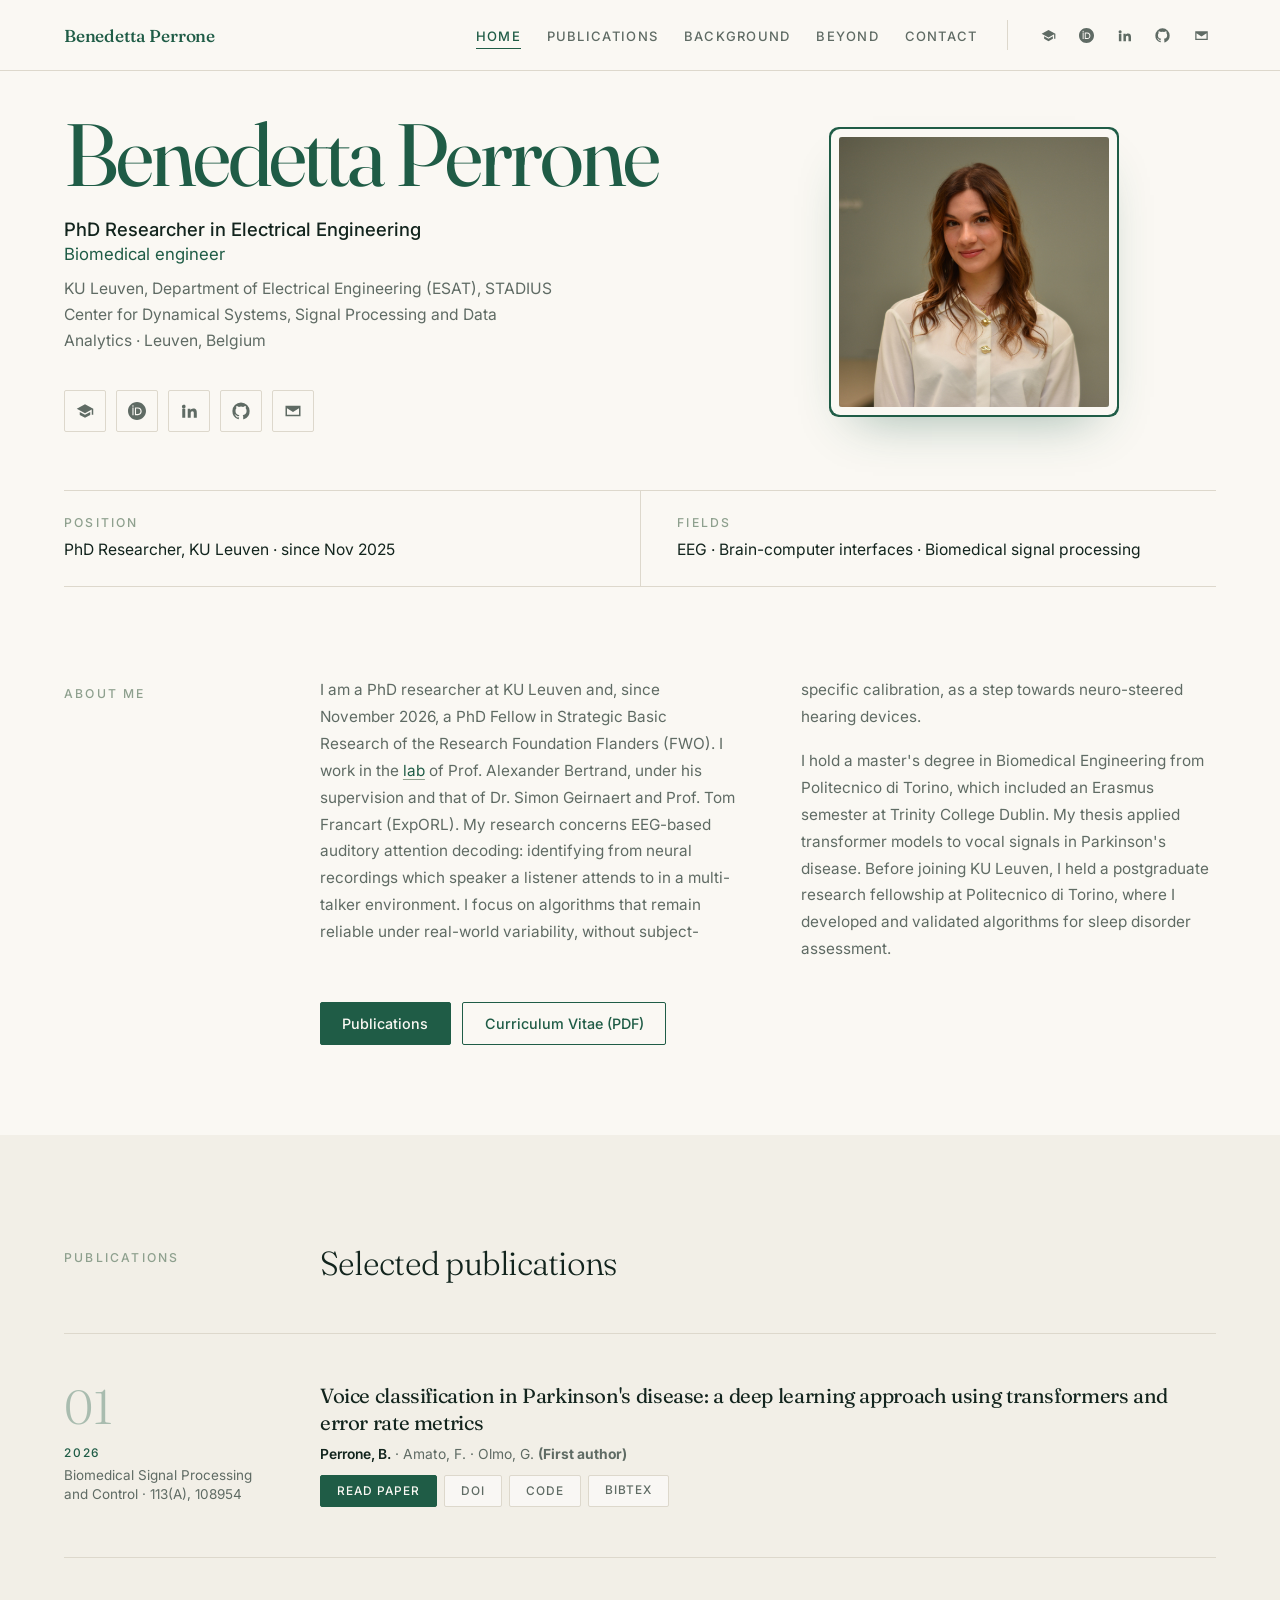
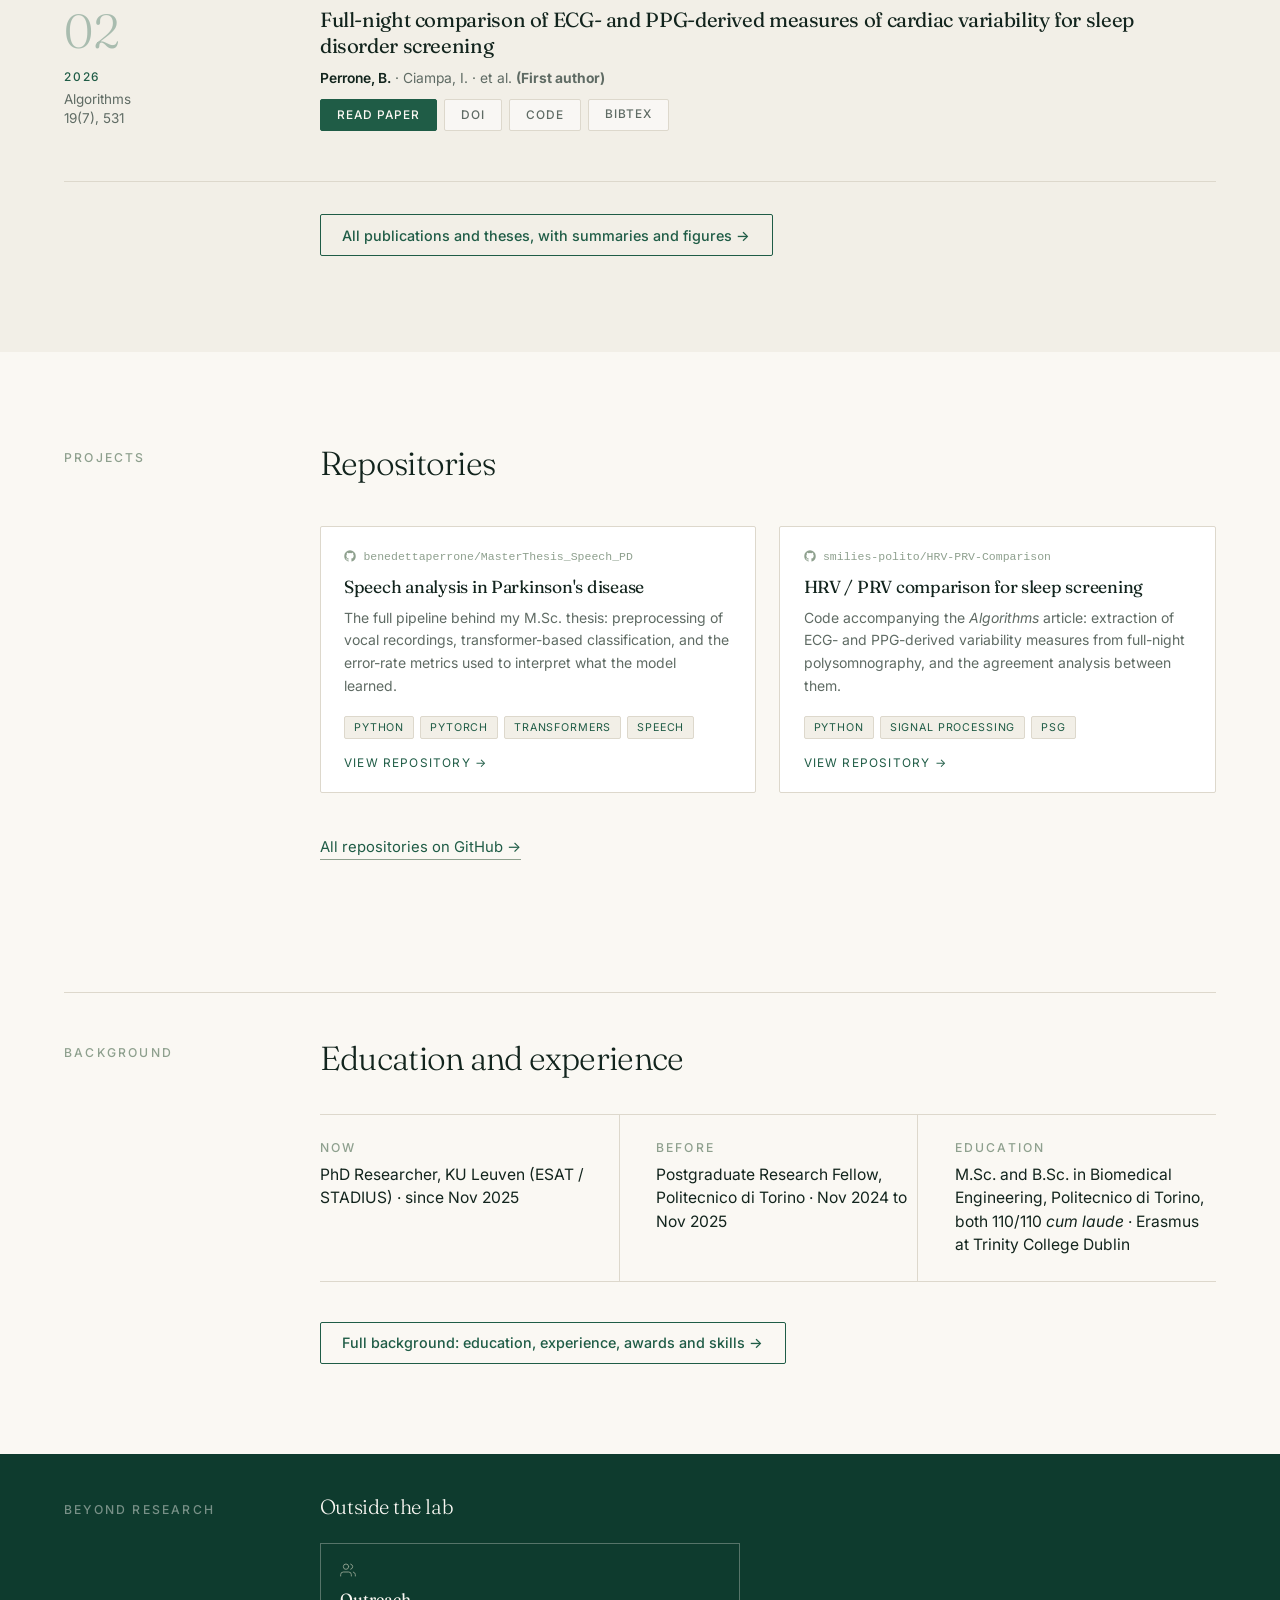
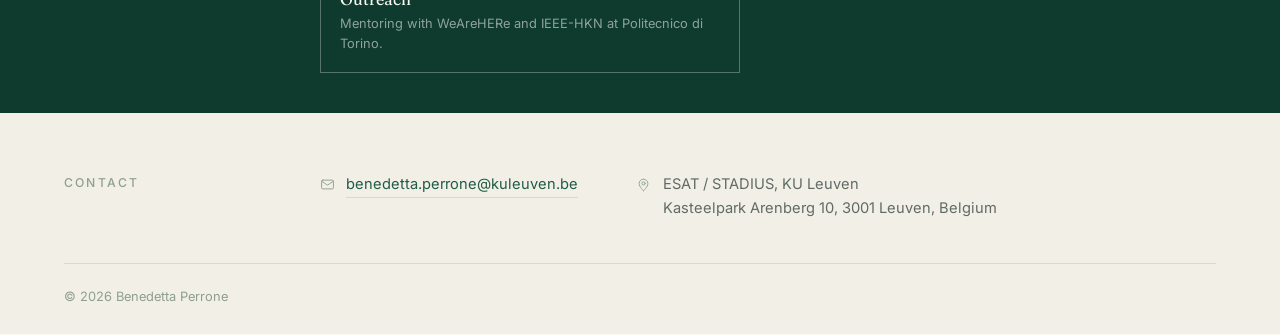
<file: index.html>
<!DOCTYPE html>
<html lang="en">
<head>
  <meta charset="UTF-8" />
  <meta name="viewport" content="width=device-width, initial-scale=1.0" />
  <title>Benedetta Perrone | EEG and Brain-Computer Interfaces, KU Leuven</title>
  <meta name="description" content="Benedetta Perrone, FWO PhD fellow at KU Leuven (ESAT / STADIUS), working on EEG-based brain-computer interfaces and auditory attention decoding." />
  <meta name="theme-color" content="#1f5c46" />
  <meta name="google-site-verification" content="nZ4xJXb6df9g-oKeIPNT3Us8Nh1lnW6ezqUgvZbPLrE" />

  <!-- The one official address of this page. The same page is also reachable
       as .../portfolio/index.html; this tells search engines to treat both
       as one. Every page carries its own. -->
  <link rel="canonical" href="https://benedettaperrone.github.io/" />

  <link rel="icon" href="data:image/svg+xml,%3Csvg xmlns='http://www.w3.org/2000/svg' viewBox='0 0 64 64'%3E%3Crect width='64' height='64' rx='6' fill='%231f5c46'/%3E%3Ctext x='32' y='43' font-family='Georgia, serif' font-size='30' fill='%23faf8f3' text-anchor='middle'%3EBP%3C/text%3E%3C/svg%3E" />

  <!-- Link previews (LinkedIn, WhatsApp, Slack...). URLs must be absolute:
       the services that read these tags do not resolve relative paths. -->
  <meta property="og:type" content="profile" />
  <meta property="og:site_name" content="Benedetta Perrone" />
  <meta property="og:title" content="Benedetta Perrone | EEG and Brain-Computer Interfaces, KU Leuven" />
  <meta property="og:description" content="FWO PhD fellow at KU Leuven, working on EEG-based brain-computer interfaces and auditory attention decoding." />
  <meta property="og:image" content="https://benedettaperrone.github.io/images/benedetta.jpg" />
  <meta property="og:url" content="https://benedettaperrone.github.io/" />
  <meta name="twitter:card" content="summary" />
  <meta name="twitter:title" content="Benedetta Perrone | EEG and Brain-Computer Interfaces, KU Leuven" />
  <meta name="twitter:description" content="FWO PhD fellow at KU Leuven, working on EEG-based brain-computer interfaces and auditory attention decoding." />
  <meta name="twitter:image" content="https://benedettaperrone.github.io/images/benedetta.jpg" />

  <!-- Structured data for search engines. "WebSite" gives the site its name
       in Google results; "Person" says who it is about and links the
       profiles that belong to the same person. Keep it in step with the
       visible page. -->
  <script type="application/ld+json">
  {
    "@context": "https://schema.org",
    "@graph": [
      {
        "@type": "WebSite",
        "@id": "https://benedettaperrone.github.io/#website",
        "url": "https://benedettaperrone.github.io/",
        "name": "Benedetta Perrone",
        "inLanguage": "en",
        "about": { "@id": "https://benedettaperrone.github.io/#person" }
      },
      {
        "@type": "Person",
        "@id": "https://benedettaperrone.github.io/#person",
        "name": "Benedetta Perrone",
        "url": "https://benedettaperrone.github.io/",
        "image": "https://benedettaperrone.github.io/images/benedetta.jpg",
        "jobTitle": "PhD Researcher",
        "description": "PhD researcher and FWO PhD fellow at KU Leuven working on EEG-based auditory attention decoding for neuro-steered hearing devices.",
        "email": "mailto:benedetta.perrone@kuleuven.be",
        "worksFor": {
          "@type": "CollegeOrUniversity",
          "name": "KU Leuven",
          "url": "https://www.kuleuven.be/"
        },
        "affiliation": {
          "@type": "Organization",
          "name": "STADIUS Center for Dynamical Systems, Signal Processing and Data Analytics, Department of Electrical Engineering (ESAT), KU Leuven"
        },
        "alumniOf": [
          { "@type": "CollegeOrUniversity", "name": "Politecnico di Torino" },
          { "@type": "CollegeOrUniversity", "name": "Trinity College Dublin" }
        ],
        "award": "PhD Fellowship Strategic Basic Research, Research Foundation Flanders (FWO), 2026",
        "knowsAbout": [
          "EEG",
          "Brain-Computer Interfaces",
          "Auditory Attention Decoding",
          "Neuro-steered Hearing Aids",
          "Biomedical Signal Processing",
          "Deep Learning"
        ],
        "sameAs": [
          "https://orcid.org/0009-0005-5210-0403",
          "https://scholar.google.com/citations?user=cEQqSfsAAAAJ",
          "https://www.linkedin.com/in/benedetta-perrone/",
          "https://github.com/benedettaperrone"
        ]
      }
    ]
  }
  </script>

  <link rel="preconnect" href="https://fonts.googleapis.com">
  <link rel="preconnect" href="https://fonts.gstatic.com" crossorigin>
  <link href="https://fonts.googleapis.com/css2?family=Fraunces:ital,opsz,wght@0,9..144,300;0,9..144,400;0,9..144,500;1,9..144,300&family=Inter:wght@400;500;600&display=swap" rel="stylesheet">
  <link rel="stylesheet" href="styles.css" />
  <!-- Google tag (gtag.js) -->
  <script async src="https://www.googletagmanager.com/gtag/js?id=G-70KGV6CNRB"></script>
  <script>
    window.dataLayer = window.dataLayer || [];
    function gtag(){dataLayer.push(arguments);}
    gtag('js', new Date());

    gtag('config', 'G-70KGV6CNRB');
  </script>
</head>
<body>
<a class="skip-link" href="#main">Skip to content</a>

<header>
  <nav class="wrap nav" aria-label="Main">
    <a class="mark" href="index.html">Benedetta Perrone</a>

    <button type="button" class="navtoggle" id="navToggle" aria-label="Menu" aria-expanded="false" aria-controls="navMenu">
      <span></span><span></span><span></span>
    </button>

    <div class="navmenu" id="navMenu">
      <ul class="navgroup">
        <li><a href="index.html" class="on">Home</a></li>
        <li><a href="publications.html">Publications</a></li>
        <li><a href="cv.html">Background</a></li>
        <li><a href="beyond.html">Beyond</a></li>
        <li><a href="contact.html">Contact</a></li>
      </ul>
    </div>

    <div class="socials">
      <a href="https://scholar.google.com/citations?user=cEQqSfsAAAAJ&hl=it&oi=ao" target="_blank" rel="noopener" aria-label="Google Scholar"><svg viewBox="0 0 24 24" aria-hidden="true"><path d="M12 3L1 9l11 6 9-4.91V17h2V9L12 3zM5 13.18v4L12 21l7-3.82v-4L12 17l-7-3.82z"/></svg></a>
      <a href="https://orcid.org/0009-0005-5210-0403" target="_blank" rel="noopener" aria-label="ORCID"><svg viewBox="0 0 24 24" aria-hidden="true"><path fill-rule="evenodd" d="M12 0C5.37 0 0 5.37 0 12s5.37 12 12 12 12-5.37 12-12S18.63 0 12 0zM5.88 7.38h1.49V17.5H5.88V7.38zm.74-3.04a.98.98 0 110 1.96.98.98 0 010-1.96zM9.24 7.38h3.97c3.12 0 5.03 2.23 5.03 5.04 0 2.9-1.86 5.08-5.03 5.08H9.24V7.38zm1.49 1.34v7.42h2.3c2.43 0 3.6-1.6 3.6-3.72 0-2.17-1.22-3.7-3.6-3.7h-2.3z"/></svg></a>
      <a href="https://www.linkedin.com/in/benedetta-perrone/" target="_blank" rel="noopener" aria-label="LinkedIn"><svg viewBox="0 0 24 24" aria-hidden="true"><path d="M4.98 3.5a2.5 2.5 0 11.02 5 2.5 2.5 0 01-.02-5zM3 9h4v12H3V9zm7 0h3.8v1.7h.05c.53-.95 1.83-1.95 3.77-1.95 4.03 0 4.78 2.5 4.78 5.76V21h-4v-5.6c0-1.34-.03-3.06-1.9-3.06-1.9 0-2.2 1.45-2.2 2.96V21h-4V9z"/></svg></a>
      <a href="https://github.com/benedettaperrone" target="_blank" rel="noopener" aria-label="GitHub"><svg viewBox="0 0 24 24" aria-hidden="true"><path d="M12 .5A11.5 11.5 0 00.5 12a11.5 11.5 0 007.86 10.92c.58.1.79-.25.79-.56v-2c-3.2.7-3.88-1.37-3.88-1.37-.53-1.34-1.29-1.7-1.29-1.7-1.05-.72.08-.7.08-.7 1.16.08 1.77 1.2 1.77 1.2 1.03 1.77 2.7 1.26 3.36.96.1-.75.4-1.26.73-1.55-2.55-.29-5.24-1.28-5.24-5.7 0-1.26.45-2.29 1.19-3.1-.12-.29-.52-1.46.11-3.05 0 0 .97-.31 3.18 1.18a11 11 0 015.8 0c2.2-1.49 3.17-1.18 3.17-1.18.63 1.59.23 2.76.11 3.05.74.81 1.19 1.84 1.19 3.1 0 4.43-2.7 5.4-5.27 5.69.42.36.78 1.06.78 2.14v3.17c0 .31.21.67.8.56A11.5 11.5 0 0023.5 12 11.5 11.5 0 0012 .5z"/></svg></a>
      <a href="mailto:benedetta.perrone@kuleuven.be" aria-label="Email"><svg viewBox="0 0 24 24" aria-hidden="true"><path d="M2 5h20v14H2V5zm10 7L3.5 6.5h17L12 12zM4 8.2V17h16V8.2l-8 5.2-8-5.2z"/></svg></a>
    </div>

  </nav>
</header>

<main id="main">

  <div class="wrap">
    <section class="hero">
      <div>
        <h1>Benedetta Perrone</h1>
        <p class="role">PhD Researcher in Electrical Engineering</p>
        <p class="role2">Biomedical engineer</p>
        <p class="affil">KU Leuven, Department of Electrical Engineering (ESAT), STADIUS Center for Dynamical Systems, Signal Processing and Data Analytics &middot; Leuven, Belgium</p>

        <div class="herosoc">
          <a href="https://scholar.google.com/citations?user=cEQqSfsAAAAJ&hl=it&oi=ao" target="_blank" rel="noopener" aria-label="Google Scholar"><svg viewBox="0 0 24 24" aria-hidden="true"><path d="M12 3L1 9l11 6 9-4.91V17h2V9L12 3zM5 13.18v4L12 21l7-3.82v-4L12 17l-7-3.82z"/></svg></a>
          <a href="https://orcid.org/0009-0005-5210-0403" target="_blank" rel="noopener" aria-label="ORCID"><svg viewBox="0 0 24 24" aria-hidden="true"><path fill-rule="evenodd" d="M12 0C5.37 0 0 5.37 0 12s5.37 12 12 12 12-5.37 12-12S18.63 0 12 0zM5.88 7.38h1.49V17.5H5.88V7.38zm.74-3.04a.98.98 0 110 1.96.98.98 0 010-1.96zM9.24 7.38h3.97c3.12 0 5.03 2.23 5.03 5.04 0 2.9-1.86 5.08-5.03 5.08H9.24V7.38zm1.49 1.34v7.42h2.3c2.43 0 3.6-1.6 3.6-3.72 0-2.17-1.22-3.7-3.6-3.7h-2.3z"/></svg></a>
          <a href="https://www.linkedin.com/in/benedetta-perrone/" target="_blank" rel="noopener" aria-label="LinkedIn"><svg viewBox="0 0 24 24" aria-hidden="true"><path d="M4.98 3.5a2.5 2.5 0 11.02 5 2.5 2.5 0 01-.02-5zM3 9h4v12H3V9zm7 0h3.8v1.7h.05c.53-.95 1.83-1.95 3.77-1.95 4.03 0 4.78 2.5 4.78 5.76V21h-4v-5.6c0-1.34-.03-3.06-1.9-3.06-1.9 0-2.2 1.45-2.2 2.96V21h-4V9z"/></svg></a>
          <a href="https://github.com/benedettaperrone" target="_blank" rel="noopener" aria-label="GitHub"><svg viewBox="0 0 24 24" aria-hidden="true"><path d="M12 .5A11.5 11.5 0 00.5 12a11.5 11.5 0 007.86 10.92c.58.1.79-.25.79-.56v-2c-3.2.7-3.88-1.37-3.88-1.37-.53-1.34-1.29-1.7-1.29-1.7-1.05-.72.08-.7.08-.7 1.16.08 1.77 1.2 1.77 1.2 1.03 1.77 2.7 1.26 3.36.96.1-.75.4-1.26.73-1.55-2.55-.29-5.24-1.28-5.24-5.7 0-1.26.45-2.29 1.19-3.1-.12-.29-.52-1.46.11-3.05 0 0 .97-.31 3.18 1.18a11 11 0 015.8 0c2.2-1.49 3.17-1.18 3.17-1.18.63 1.59.23 2.76.11 3.05.74.81 1.19 1.84 1.19 3.1 0 4.43-2.7 5.4-5.27 5.69.42.36.78 1.06.78 2.14v3.17c0 .31.21.67.8.56A11.5 11.5 0 0023.5 12 11.5 11.5 0 0012 .5z"/></svg></a>
          <a href="mailto:benedetta.perrone@kuleuven.be" aria-label="Email"><svg viewBox="0 0 24 24" aria-hidden="true"><path d="M2 5h20v14H2V5zm10 7L3.5 6.5h17L12 12zM4 8.2V17h16V8.2l-8 5.2-8-5.2z"/></svg></a>
        </div>
      </div>

      <div class="portrait">
        <img src="images/benedetta.jpg" alt="Benedetta Perrone" width="1000" height="1000">
      </div>
    </section>
  </div>

  <div class="wrap">
    <dl class="strip">
      <div><dt class="label">Position</dt><dd>PhD Researcher, KU Leuven &middot; since Nov 2025</dd></div>
      <div><dt class="label">Fields</dt><dd>EEG &middot; Brain-computer interfaces &middot; Biomedical signal processing</dd></div>
    </dl>
  </div>

  <!-- ============ ABOUT ============ -->
  <section id="about">
    <div class="wrap sec">
      <h2 class="label">About me</h2>
      <div>
        <div class="bioblock">
          <p class="bio">I am a PhD researcher at KU Leuven and, since November 2026, a PhD Fellow in Strategic Basic Research of the Research Foundation Flanders (FWO). I work in the <a href="https://biomedkuleuven.com/" target="_blank" rel="noopener">lab</a> of Prof. Alexander Bertrand, under his supervision and that of Dr. Simon Geirnaert and Prof. Tom Francart (ExpORL). My research concerns EEG-based auditory attention decoding: identifying from neural recordings which speaker a listener attends to in a multi-talker environment. I focus on algorithms that remain reliable under real-world variability, without subject-specific calibration, as a step towards neuro-steered hearing devices.</p>
          <p class="bio">I hold a master's degree in Biomedical Engineering from Politecnico di Torino, which included an Erasmus semester at Trinity College Dublin. My thesis applied transformer models to vocal signals in Parkinson's disease. Before joining KU Leuven, I held a postgraduate research fellowship at Politecnico di Torino, where I developed and validated algorithms for sleep disorder assessment.</p>
        </div>
        <div class="acts">
          <a class="btn solid" href="publications.html">Publications</a>
          <a class="btn line" href="cv/CV_BenedettaPerrone.pdf" download>Curriculum Vitae (PDF)</a>
        </div>
      </div>
    </div>
  </section>

  <!-- ============ PUBLICATIONS (summary) ============
       The home page shows a short version of each paper: title, venue,
       authors and links. The summary paragraph and the figure live only on
       publications.html, which is what makes that page worth opening. -->
  <section class="pubs" id="publications">
    <div class="wrap">
      <div class="head">
        <span class="label">Publications</span>
        <div>
          <h2 class="lead">Selected publications</h2>
        </div>
      </div>

      <div class="plist">
        <article class="pitem">
          <div class="pside">
            <span class="pnum">01</span>
            <span class="pyear">2026</span>
            <span class="pven">Biomedical Signal Processing<br>and Control &middot; 113(A), 108954</span>
          </div>
          <div class="pbody nofig">
            <div>
              <h3><a href="https://doi.org/10.1016/j.bspc.2025.108954" target="_blank" rel="noopener">Voice classification in Parkinson's disease: a deep learning approach using transformers and error rate metrics</a></h3>
              <p class="pauth"><b>Perrone, B.</b> &middot; Amato, F. &middot; Olmo, G. <strong>(First author)</strong></p>
              <div class="chips">
                <a class="chip k" href="https://doi.org/10.1016/j.bspc.2025.108954" target="_blank" rel="noopener">Read paper</a>
                <a class="chip" href="https://doi.org/10.1016/j.bspc.2025.108954" target="_blank" rel="noopener">DOI</a>
                <a class="chip" href="https://github.com/benedettaperrone/MasterThesis_Speech_PD" target="_blank" rel="noopener">Code</a>
              </div>
              <script type="application/x-bibtex">
@article{perrone2026voice,
  title   = {Voice classification in Parkinson's disease: a deep learning approach using transformers and error rate metrics},
  author  = {Perrone, Benedetta and Amato, F. and Olmo, G.},
  journal = {Biomedical Signal Processing and Control},
  volume  = {113},
  number  = {A},
  pages   = {108954},
  year    = {2026},
  doi     = {10.1016/j.bspc.2025.108954}
}
              </script>
            </div>
          </div>
        </article>

        <article class="pitem">
          <div class="pside">
            <span class="pnum">02</span>
            <span class="pyear">2026</span>
            <span class="pven">Algorithms<br>19(7), 531</span>
          </div>
          <div class="pbody nofig">
            <div>
              <h3><a href="https://doi.org/10.3390/a19070531" target="_blank" rel="noopener">Full-night comparison of ECG- and PPG-derived measures of cardiac variability for sleep disorder screening</a></h3>
              <p class="pauth"><b>Perrone, B.</b> &middot; Ciampa, I. &middot; et al. <strong>(First author)</strong></p>
              <div class="chips">
                <a class="chip k" href="https://doi.org/10.3390/a19070531" target="_blank" rel="noopener">Read paper</a>
                <a class="chip" href="https://doi.org/10.3390/a19070531" target="_blank" rel="noopener">DOI</a>
                <a class="chip" href="https://github.com/smilies-polito/HRV-PRV-Comparison" target="_blank" rel="noopener">Code</a>
              </div>
              <script type="application/x-bibtex">
@article{perrone2026fullnight,
  title   = {Full-night comparison of {ECG}- and {PPG}-derived measures of cardiac variability for sleep disorder screening},
  author  = {Perrone, Benedetta and Ciampa, I. and others},
  journal = {Algorithms},
  volume  = {19},
  number  = {7},
  pages   = {531},
  year    = {2026},
  doi     = {10.3390/a19070531}
}
              </script>
            </div>
          </div>
        </article>
      </div>

      <div class="pmore"><span></span><div><a class="btn line" href="publications.html">All publications and theses, with summaries and figures &rarr;</a></div></div>
    </div>
  </section>

  <!-- ============ PROJECTS ============ -->
  <section id="projects">
    <div class="wrap sec">
      <span class="label">Projects</span>
      <div>
        <h2 class="lead">Repositories</h2>
        <div class="pgrid">
          <a class="pcard" href="https://github.com/benedettaperrone/MasterThesis_Speech_PD" target="_blank" rel="noopener">
            <span class="repo"><svg viewBox="0 0 24 24" aria-hidden="true"><path d="M12 .5A11.5 11.5 0 00.5 12a11.5 11.5 0 007.86 10.92c.58.1.79-.25.79-.56v-2c-3.2.7-3.88-1.37-3.88-1.37-.53-1.34-1.29-1.7-1.29-1.7-1.05-.72.08-.7.08-.7 1.16.08 1.77 1.2 1.77 1.2 1.03 1.77 2.7 1.26 3.36.96.1-.75.4-1.26.73-1.55-2.55-.29-5.24-1.28-5.24-5.7 0-1.26.45-2.29 1.19-3.1-.12-.29-.52-1.46.11-3.05 0 0 .97-.31 3.18 1.18a11 11 0 015.8 0c2.2-1.49 3.17-1.18 3.17-1.18.63 1.59.23 2.76.11 3.05.74.81 1.19 1.84 1.19 3.1 0 4.43-2.7 5.4-5.27 5.69.42.36.78 1.06.78 2.14v3.17c0 .31.21.67.8.56A11.5 11.5 0 0023.5 12 11.5 11.5 0 0012 .5z"/></svg>benedettaperrone/MasterThesis_Speech_PD</span>
            <h3>Speech analysis in Parkinson's disease</h3>
            <p>The full pipeline behind my M.Sc. thesis: preprocessing of vocal recordings, transformer-based classification, and the error-rate metrics used to interpret what the model learned.</p>
            <div class="ptags"><span>Python</span><span>PyTorch</span><span>Transformers</span><span>Speech</span></div>
            <span class="go">View repository &rarr;</span>
          </a>
          <a class="pcard" href="https://github.com/smilies-polito/HRV-PRV-Comparison" target="_blank" rel="noopener">
            <span class="repo"><svg viewBox="0 0 24 24" aria-hidden="true"><path d="M12 .5A11.5 11.5 0 00.5 12a11.5 11.5 0 007.86 10.92c.58.1.79-.25.79-.56v-2c-3.2.7-3.88-1.37-3.88-1.37-.53-1.34-1.29-1.7-1.29-1.7-1.05-.72.08-.7.08-.7 1.16.08 1.77 1.2 1.77 1.2 1.03 1.77 2.7 1.26 3.36.96.1-.75.4-1.26.73-1.55-2.55-.29-5.24-1.28-5.24-5.7 0-1.26.45-2.29 1.19-3.1-.12-.29-.52-1.46.11-3.05 0 0 .97-.31 3.18 1.18a11 11 0 015.8 0c2.2-1.49 3.17-1.18 3.17-1.18.63 1.59.23 2.76.11 3.05.74.81 1.19 1.84 1.19 3.1 0 4.43-2.7 5.4-5.27 5.69.42.36.78 1.06.78 2.14v3.17c0 .31.21.67.8.56A11.5 11.5 0 0023.5 12 11.5 11.5 0 0012 .5z"/></svg>smilies-polito/HRV-PRV-Comparison</span>
            <h3>HRV / PRV comparison for sleep screening</h3>
            <p>Code accompanying the <i>Algorithms</i> article: extraction of ECG- and PPG-derived variability measures from full-night polysomnography, and the agreement analysis between them.</p>
            <div class="ptags"><span>Python</span><span>Signal processing</span><span>PSG</span></div>
            <span class="go">View repository &rarr;</span>
          </a>
        </div>
        <p class="secmore"><a href="https://github.com/benedettaperrone" target="_blank" rel="noopener">All repositories on GitHub &rarr;</a></p>
      </div>
    </div>
  </section>

  <!-- ============ BACKGROUND (summary) ============
       Three lines, not the full timeline: the cards with logos, grades,
       leadership, awards and skills are on cv.html. Same .strip component
       as the facts under the portrait. -->
  <section id="background">
    <div class="wrap sec">
      <span class="label">Background</span>
      <div>
        <h2 class="lead">Education and experience</h2>
        <dl class="strip">
          <div><dt class="label">Now</dt><dd>PhD Researcher, KU Leuven (ESAT / STADIUS) &middot; since Nov 2025</dd></div>
          <div><dt class="label">Before</dt><dd>Postgraduate Research Fellow, Politecnico di Torino &middot; Nov 2024 to Nov 2025</dd></div>
          <div><dt class="label">Education</dt><dd>M.Sc. and B.Sc. in Biomedical Engineering, Politecnico di Torino, both 110/110 <i>cum laude</i> &middot; Erasmus at Trinity College Dublin</dd></div>
        </dl>
        <div class="acts">
          <a class="btn line" href="cv.html">Full background: education, experience, awards and skills &rarr;</a>
        </div>
      </div>
    </div>
  </section>

  <!-- ============ BEYOND ============ -->
  <section class="beyond">
    <div class="wrap sec">
      <span class="label">Beyond research</span>
      <div>
        <h2 class="lead">Outside the lab</h2>
        
        <div class="bgrid">
          <!-- TODO [CONTENT] MUSIC CARD, HIDDEN WITH ITS SECTION
               Uncomment together with the Music section in beyond.html,
               once that text exists. The card links to an anchor that
               does not currently exist on the page.

          <a class="bcard" href="beyond.html#music">
            <svg viewBox="0 0 24 24" aria-hidden="true"><path d="M9 18V5l12-2v13"/><circle cx="6" cy="18" r="3"/><circle cx="18" cy="16" r="3"/></svg>
            <h3>Music</h3>
            <p>What I listen to, and what changes when you study how the brain follows one voice through noise.</p>
          </a>

               =========================================== -->
          <a class="bcard" href="beyond.html#outreach">
            <svg viewBox="0 0 24 24" aria-hidden="true"><path d="M17 21v-2a4 4 0 00-4-4H5a4 4 0 00-4 4v2"/><circle cx="9" cy="7" r="4"/><path d="M23 21v-2a4 4 0 00-3-3.87M16 3.13a4 4 0 010 7.75"/></svg>
            <h3>Outreach</h3>
            <p>Mentoring with WeAreHERe and IEEE-HKN at Politecnico di Torino.</p>
          </a>
          <!-- TODO [CONTENT] PHOTOS CARD, HIDDEN WITH ITS SECTION
               Uncomment together with the Three cities section in
               beyond.html, once the city photos exist.

          <a class="bcard" href="beyond.html#photos">
            <svg viewBox="0 0 24 24" aria-hidden="true"><path d="M23 19a2 2 0 01-2 2H3a2 2 0 01-2-2V8a2 2 0 012-2h4l2-3h6l2 3h4a2 2 0 012 2z"/><circle cx="12" cy="13" r="4"/></svg>
            <h3>Photos</h3>
            <p>Turin, Dublin and Leuven, shot on the walks between the lab and home.</p>
          </a>

               =========================================== -->
        </div>
      </div>
    </div>
  </section>

  <!-- ============ CONTACT ============ -->
  <div class="contact" id="contact">
    <div class="wrap">
      <span class="label">Contact</span>
      <ul class="clist">
        <li><svg viewBox="0 0 24 24" aria-hidden="true"><rect x="2.5" y="5" width="19" height="14" rx="2"/><path d="M3 7l9 6 9-6"/></svg><a href="mailto:benedetta.perrone@kuleuven.be">benedetta.perrone@kuleuven.be</a></li>
        <li><svg viewBox="0 0 24 24" aria-hidden="true"><path d="M12 22s7-6.2 7-11.5A7 7 0 005 10.5C5 15.8 12 22 12 22z"/><circle cx="12" cy="10.3" r="2.6"/></svg><span>ESAT / STADIUS, KU Leuven<br>Kasteelpark Arenberg 10, 3001 Leuven, Belgium</span></li>
      </ul>
    </div>
  </div>
</main>

<footer>
  <div class="wrap">
    <span>&copy; <span id="year"></span> Benedetta Perrone</span>
  </div>
</footer>

<script src="site.js"></script>
</body>
</html>
</file>
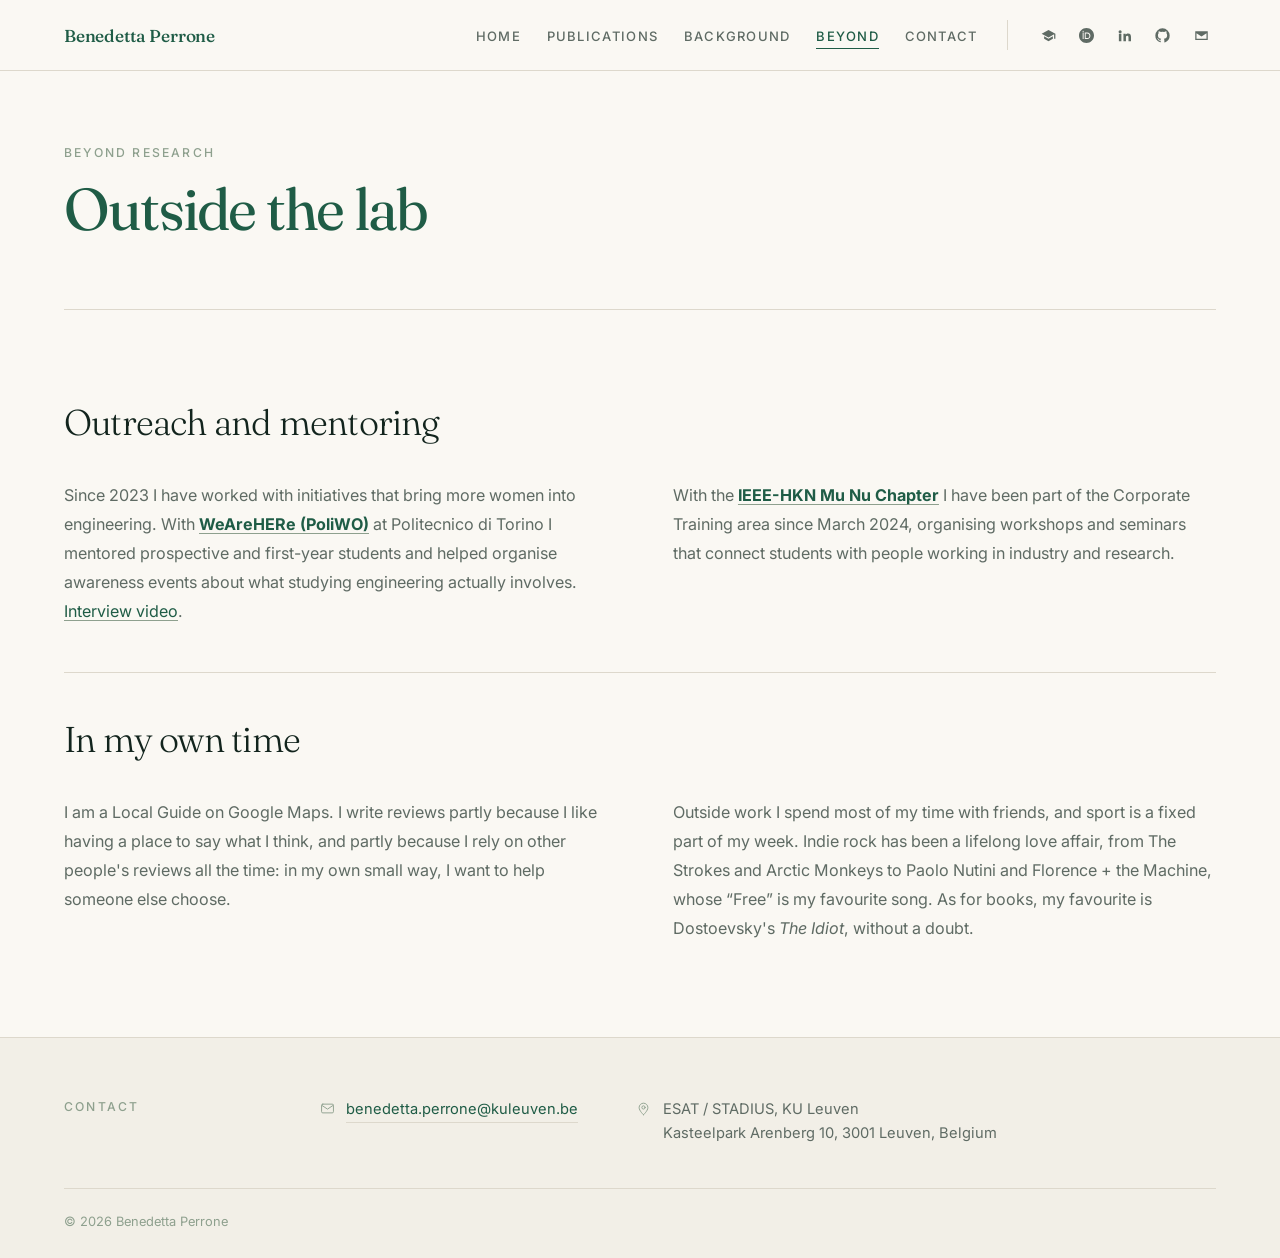
<file: beyond.html>
<!DOCTYPE html>
<html lang="en">
<head>
  <meta charset="UTF-8" />
  <meta name="viewport" content="width=device-width, initial-scale=1.0" />
  <title>Beyond research | Benedetta Perrone</title>
  <!-- TODO [CONTENT] Widen this back to "Music, outreach and photography" when
       the Music and Three cities sections below are uncommented. -->
  <meta name="description" content="Outreach, mentoring and life outside the lab of Benedetta Perrone, PhD researcher at KU Leuven." />
  <meta name="theme-color" content="#1f5c46" />
  <link rel="canonical" href="https://benedettaperrone.github.io/beyond.html" />
  <link rel="icon" href="data:image/svg+xml,%3Csvg xmlns='http://www.w3.org/2000/svg' viewBox='0 0 64 64'%3E%3Crect width='64' height='64' rx='6' fill='%231f5c46'/%3E%3Ctext x='32' y='43' font-family='Georgia, serif' font-size='30' fill='%23faf8f3' text-anchor='middle'%3EBP%3C/text%3E%3C/svg%3E" />
  <meta property="og:type" content="website" />
  <meta property="og:site_name" content="Benedetta Perrone" />
  <meta property="og:title" content="Beyond research | Benedetta Perrone" />
  <meta property="og:description" content="Outreach, mentoring and life outside the lab of Benedetta Perrone, PhD researcher at KU Leuven." />
  <meta property="og:image" content="https://benedettaperrone.github.io/images/benedetta.jpg" />
  <meta property="og:url" content="https://benedettaperrone.github.io/beyond.html" />
  <meta name="twitter:card" content="summary" />
  <link rel="preconnect" href="https://fonts.googleapis.com">
  <link rel="preconnect" href="https://fonts.gstatic.com" crossorigin>
  <link href="https://fonts.googleapis.com/css2?family=Fraunces:ital,opsz,wght@0,9..144,300;0,9..144,400;0,9..144,500;1,9..144,300&family=Inter:wght@400;500;600&display=swap" rel="stylesheet">
  <link rel="stylesheet" href="styles.css" />
  <!-- Google tag (gtag.js) -->
  <script async src="https://www.googletagmanager.com/gtag/js?id=G-70KGV6CNRB"></script>
  <script>
    window.dataLayer = window.dataLayer || [];
    function gtag(){dataLayer.push(arguments);}
    gtag('js', new Date());

    gtag('config', 'G-70KGV6CNRB');
  </script>
</head>
<body class="page-beyond">
<a class="skip-link" href="#main">Skip to content</a>

<header>
  <nav class="wrap nav" aria-label="Main">
    <a class="mark" href="index.html">Benedetta Perrone</a>
    <button type="button" class="navtoggle" id="navToggle" aria-label="Menu" aria-expanded="false" aria-controls="navMenu">
      <span></span><span></span><span></span>
    </button>
    <div class="navmenu" id="navMenu">
      <ul class="navgroup">
        <li><a href="index.html">Home</a></li>
        <li><a href="publications.html">Publications</a></li>
        <li><a href="cv.html">Background</a></li>
        <li><a href="beyond.html" class="on">Beyond</a></li>
        <li><a href="contact.html">Contact</a></li>
      </ul>
    </div>
    <div class="socials">
      <a href="https://scholar.google.com/citations?user=cEQqSfsAAAAJ&hl=it&oi=ao" target="_blank" rel="noopener" aria-label="Google Scholar"><svg viewBox="0 0 24 24" aria-hidden="true"><path d="M12 3L1 9l11 6 9-4.91V17h2V9L12 3zM5 13.18v4L12 21l7-3.82v-4L12 17l-7-3.82z"/></svg></a>
      <a href="https://orcid.org/0009-0005-5210-0403" target="_blank" rel="noopener" aria-label="ORCID"><svg viewBox="0 0 24 24" aria-hidden="true"><path fill-rule="evenodd" d="M12 0C5.37 0 0 5.37 0 12s5.37 12 12 12 12-5.37 12-12S18.63 0 12 0zM5.88 7.38h1.49V17.5H5.88V7.38zm.74-3.04a.98.98 0 110 1.96.98.98 0 010-1.96zM9.24 7.38h3.97c3.12 0 5.03 2.23 5.03 5.04 0 2.9-1.86 5.08-5.03 5.08H9.24V7.38zm1.49 1.34v7.42h2.3c2.43 0 3.6-1.6 3.6-3.72 0-2.17-1.22-3.7-3.6-3.7h-2.3z"/></svg></a>
      <a href="https://www.linkedin.com/in/benedetta-perrone/" target="_blank" rel="noopener" aria-label="LinkedIn"><svg viewBox="0 0 24 24" aria-hidden="true"><path d="M4.98 3.5a2.5 2.5 0 11.02 5 2.5 2.5 0 01-.02-5zM3 9h4v12H3V9zm7 0h3.8v1.7h.05c.53-.95 1.83-1.95 3.77-1.95 4.03 0 4.78 2.5 4.78 5.76V21h-4v-5.6c0-1.34-.03-3.06-1.9-3.06-1.9 0-2.2 1.45-2.2 2.96V21h-4V9z"/></svg></a>
      <a href="https://github.com/benedettaperrone" target="_blank" rel="noopener" aria-label="GitHub"><svg viewBox="0 0 24 24" aria-hidden="true"><path d="M12 .5A11.5 11.5 0 00.5 12a11.5 11.5 0 007.86 10.92c.58.1.79-.25.79-.56v-2c-3.2.7-3.88-1.37-3.88-1.37-.53-1.34-1.29-1.7-1.29-1.7-1.05-.72.08-.7.08-.7 1.16.08 1.77 1.2 1.77 1.2 1.03 1.77 2.7 1.26 3.36.96.1-.75.4-1.26.73-1.55-2.55-.29-5.24-1.28-5.24-5.7 0-1.26.45-2.29 1.19-3.1-.12-.29-.52-1.46.11-3.05 0 0 .97-.31 3.18 1.18a11 11 0 015.8 0c2.2-1.49 3.17-1.18 3.17-1.18.63 1.59.23 2.76.11 3.05.74.81 1.19 1.84 1.19 3.1 0 4.43-2.7 5.4-5.27 5.69.42.36.78 1.06.78 2.14v3.17c0 .31.21.67.8.56A11.5 11.5 0 0023.5 12 11.5 11.5 0 0012 .5z"/></svg></a>
      <a href="mailto:benedetta.perrone@kuleuven.be" aria-label="Email"><svg viewBox="0 0 24 24" aria-hidden="true"><path d="M2 5h20v14H2V5zm10 7L3.5 6.5h17L12 12zM4 8.2V17h16V8.2l-8 5.2-8-5.2z"/></svg></a>
    </div>

  </nav>
</header>

<main id="main">
  <div class="wrap">
    <div class="pagehead">
      <span class="label">Beyond research</span>
      <h1>Outside the lab</h1>
    </div>
  </div>

  <!-- ==============================================================
       TODO [CONTENT] MUSIC SECTION, HIDDEN UNTIL WRITTEN

       The whole section is commented out on purpose: nothing
       half written should be visible on the live site. Uncomment the
       markup below once the text exists, and put the Music card back
       in the "Outside the lab" grid in index.html (it is commented
       out there too, for the same reason).

       What to write, roughly one paragraph each:
         1. What you actually listen to, and when. Whether you play or
            have played anything.
         2. The connection worth making on this site: you spend the
            working day on how the brain follows one voice through
            noise, and then listen to music on purpose.

       Keep it to two short paragraphs. The block is set in two columns
       on desktop, so much more than about 200 words per paragraph will
       unbalance the layout.

       Optional: a public playlist link works well here and costs one
       anchor. The .bio a rule gives it the green underline for free.

       Note when uncommenting: the section below carries no
       style="padding-top:0", because it would come first on the page.
       The Outreach section that follows it would then need that style
       added back, so that the two do not stack double padding.

  <section id="music">
    <div class="wrap sec nolabel">
      <div>
        <h2 class="lead">Music</h2>
        <div class="bioblock">
          <p class="bio">FIRST PARAGRAPH GOES HERE.</p>
          <p class="bio">SECOND PARAGRAPH GOES HERE.</p>
        </div>
      </div>
    </div>
  </section>

       ============================================================== -->

  <!-- ============ OUTREACH ============ -->
  <section id="outreach">
    <div class="wrap sec nolabel">
      <div>
        <h2 class="lead">Outreach and mentoring</h2>
        <div class="bioblock">
          <p class="bio">Since 2023 I have worked with initiatives that bring more women into engineering. With <b><a href="https://weareherepolito.it/" target="_blank" rel="noopener">WeAreHERe (PoliWO)</a></b> at Politecnico di Torino I mentored prospective and first-year students and helped organise awareness events about what studying engineering actually involves. <a href="https://youtu.be/LzYJeFp3J4Q?si=NRWzSMrXgnPbiWjG" target="_blank" rel="noopener">Interview video</a>.</p>
          <p class="bio">With the <b><a href="https://hknpolito.org/" target="_blank" rel="noopener">IEEE-HKN Mu Nu Chapter</a></b> I have been part of the Corporate Training area since March 2024, organising workshops and seminars that connect students with people working in industry and research.</p>
        </div>

        <!-- ==========================================================
             TODO [CONTENT] OUTREACH PHOTOS, HIDDEN UNTIL THEY EXIST

             The gallery is commented out because empty placeholder
             boxes were showing on the live page. Drop the files in
             images/ with these exact names, replace each .slot div
             with an img, write the captions, then uncomment.

               images/outreach-1.jpg
               images/outreach-2.jpg
               images/outreach-3.jpg

             Replace:
               <div class="slot"><span>Photo<br>images/outreach-1.jpg</span></div>
             with:
               <img src="images/outreach-1.jpg" alt="WHAT IS HAPPENING
                    IN THE PHOTO" width="W" height="H" loading="lazy">

             Notes:
               * CSS crops every gallery image to 3:4 portrait, so shoot
                 or crop accordingly. Faces near the top survive best.
               * alt describes the scene; the caption says what the
                 event was. They should not be the same sentence.
               * width and height are the real pixel dimensions of the
                 file. They reserve the space and stop the page jumping
                 while the image loads.
               * Two photos are fine: delete the third figure and the
                 grid reflows on its own.

        <div class="gallery">
          <figure>
            <div class="slot"><span>Photo<br>images/outreach-1.jpg</span></div>
            <figcaption>Caption goes here</figcaption>
          </figure>
          <figure>
            <div class="slot"><span>Photo<br>images/outreach-2.jpg</span></div>
            <figcaption>Caption goes here</figcaption>
          </figure>
          <figure>
            <div class="slot"><span>Photo<br>images/outreach-3.jpg</span></div>
            <figcaption>Caption goes here</figcaption>
          </figure>
        </div>

             ========================================================== -->
      </div>
    </div>
  </section>

  <!-- ============ IN MY OWN TIME ============ -->
  <section id="own-time" style="padding-top:0">
    <div class="wrap sec nolabel">
      <div>
        <h2 class="lead">In my own time</h2>
        <div class="bioblock">
          <p class="bio">I am a Local Guide on Google Maps. I write reviews partly because I like having a place to say what I think, and partly because I rely on other people's reviews all the time: in my own small way, I want to help someone else choose.</p>
          <p class="bio">Outside work I spend most of my time with friends, and sport is a fixed part of my week. Indie rock has been a lifelong love affair, from The Strokes and Arctic Monkeys to Paolo Nutini and Florence + the Machine, whose &ldquo;Free&rdquo; is my favourite song. As for books, my favourite is Dostoevsky's <i>The Idiot</i>, without a doubt.</p>
        </div>
      </div>
    </div>
  </section>

  <!-- ==============================================================
       TODO [CONTENT] THREE CITIES SECTION, HIDDEN UNTIL THE PHOTOS EXIST

       The whole section is commented out: it was three empty boxes and
       an intro sentence written by nobody. Uncomment it once the
       photos are in images/, and put the Photos card back in the
       "Outside the lab" grid in index.html (commented out there too).

       Files needed, exact names:
         images/city-turin.jpg
         images/city-dublin.jpg
         images/city-leuven.jpg

       Replace each:
         <div class="slot"><span>Turin<br>images/city-turin.jpg</span></div>
       with:
         <img src="images/city-turin.jpg" alt="WHAT THE PHOTO SHOWS"
              width="W" height="H" loading="lazy">

       Notes:
         * Cropped to 3:4 portrait, so vertical shots work best. A wide
           cityscape will lose its edges.
         * The intro line below is placeholder copy. Rewrite it in your
           own words or cut it: the captions already name the cities, so
           it only earns its place if it adds something the photos do
           not.
         * Keep the order Turin, Dublin, Leuven to match the intro.
         * Add style="padding-top:0" back to the section tag if Outreach
           still sits directly above it, so the two do not stack double
           padding.

  <section id="photos" style="padding-top:0">
    <div class="wrap sec nolabel">
      <div>
        <h2 class="lead">Three cities</h2>
        <p class="bio" style="max-width:62ch;margin-top:2.2rem">INTRO SENTENCE GOES HERE.</p>
        <div class="gallery">
          <figure>
            <div class="slot"><span>Turin<br>images/city-turin.jpg</span></div>
            <figcaption>Turin, Italy</figcaption>
          </figure>
          <figure>
            <div class="slot"><span>Dublin<br>images/city-dublin.jpg</span></div>
            <figcaption>Dublin, Ireland</figcaption>
          </figure>
          <figure>
            <div class="slot"><span>Leuven<br>images/city-leuven.jpg</span></div>
            <figcaption>Leuven, Belgium</figcaption>
          </figure>
        </div>
      </div>
    </div>
  </section>

       ============================================================== -->

  <div class="contact" id="contact">
    <div class="wrap">
      <span class="label">Contact</span>
      <ul class="clist">
        <li><svg viewBox="0 0 24 24" aria-hidden="true"><rect x="2.5" y="5" width="19" height="14" rx="2"/><path d="M3 7l9 6 9-6"/></svg><a href="mailto:benedetta.perrone@kuleuven.be">benedetta.perrone@kuleuven.be</a></li>
        <li><svg viewBox="0 0 24 24" aria-hidden="true"><path d="M12 22s7-6.2 7-11.5A7 7 0 005 10.5C5 15.8 12 22 12 22z"/><circle cx="12" cy="10.3" r="2.6"/></svg><span>ESAT / STADIUS, KU Leuven<br>Kasteelpark Arenberg 10, 3001 Leuven, Belgium</span></li>
      </ul>
    </div>
  </div>
</main>

<footer>
  <div class="wrap">
    <span>&copy; <span id="year"></span> Benedetta Perrone</span>
  </div>
</footer>

<script src="site.js"></script>
</body>
</html>
</file>
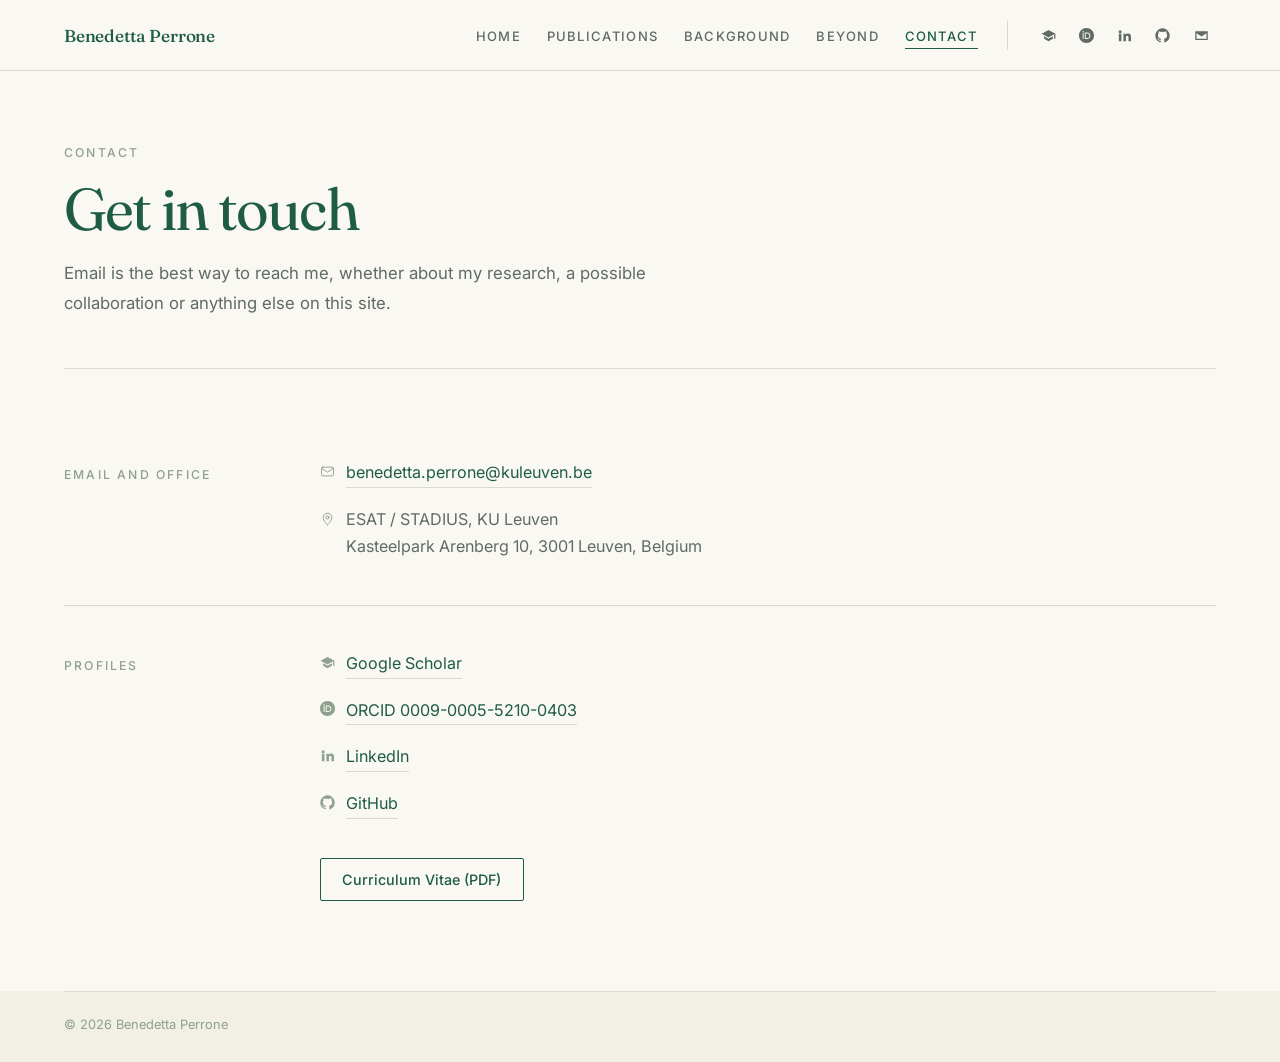
<file: contact.html>
<!DOCTYPE html>
<html lang="en">
<head>
  <meta charset="UTF-8" />
  <meta name="viewport" content="width=device-width, initial-scale=1.0" />
  <title>Contact | Benedetta Perrone</title>
  <meta name="description" content="How to reach Benedetta Perrone, PhD researcher at KU Leuven: email, office address and research profiles." />
  <meta name="theme-color" content="#1f5c46" />
  <link rel="canonical" href="https://benedettaperrone.github.io/contact.html" />
  <link rel="icon" href="data:image/svg+xml,%3Csvg xmlns='http://www.w3.org/2000/svg' viewBox='0 0 64 64'%3E%3Crect width='64' height='64' rx='6' fill='%231f5c46'/%3E%3Ctext x='32' y='43' font-family='Georgia, serif' font-size='30' fill='%23faf8f3' text-anchor='middle'%3EBP%3C/text%3E%3C/svg%3E" />
  <meta property="og:type" content="website" />
  <meta property="og:site_name" content="Benedetta Perrone" />
  <meta property="og:title" content="Contact | Benedetta Perrone" />
  <meta property="og:description" content="How to reach Benedetta Perrone, PhD researcher at KU Leuven: email, office address and research profiles." />
  <meta property="og:image" content="https://benedettaperrone.github.io/images/benedetta.jpg" />
  <meta property="og:url" content="https://benedettaperrone.github.io/contact.html" />
  <meta name="twitter:card" content="summary" />
  <link rel="preconnect" href="https://fonts.googleapis.com">
  <link rel="preconnect" href="https://fonts.gstatic.com" crossorigin>
  <link href="https://fonts.googleapis.com/css2?family=Fraunces:ital,opsz,wght@0,9..144,300;0,9..144,400;0,9..144,500;1,9..144,300&family=Inter:wght@400;500;600&display=swap" rel="stylesheet">
  <link rel="stylesheet" href="styles.css" />
  <!-- Google tag (gtag.js) -->
  <script async src="https://www.googletagmanager.com/gtag/js?id=G-70KGV6CNRB"></script>
  <script>
    window.dataLayer = window.dataLayer || [];
    function gtag(){dataLayer.push(arguments);}
    gtag('js', new Date());

    gtag('config', 'G-70KGV6CNRB');
  </script>
</head>
<body>
<a class="skip-link" href="#main">Skip to content</a>

<header>
  <nav class="wrap nav" aria-label="Main">
    <a class="mark" href="index.html">Benedetta Perrone</a>
    <button type="button" class="navtoggle" id="navToggle" aria-label="Menu" aria-expanded="false" aria-controls="navMenu">
      <span></span><span></span><span></span>
    </button>
    <div class="navmenu" id="navMenu">
      <ul class="navgroup">
        <li><a href="index.html">Home</a></li>
        <li><a href="publications.html">Publications</a></li>
        <li><a href="cv.html">Background</a></li>
        <li><a href="beyond.html">Beyond</a></li>
        <li><a href="contact.html" class="on">Contact</a></li>
      </ul>
    </div>
    <div class="socials">
      <a href="https://scholar.google.com/citations?user=cEQqSfsAAAAJ&hl=it&oi=ao" target="_blank" rel="noopener" aria-label="Google Scholar"><svg viewBox="0 0 24 24" aria-hidden="true"><path d="M12 3L1 9l11 6 9-4.91V17h2V9L12 3zM5 13.18v4L12 21l7-3.82v-4L12 17l-7-3.82z"/></svg></a>
      <a href="https://orcid.org/0009-0005-5210-0403" target="_blank" rel="noopener" aria-label="ORCID"><svg viewBox="0 0 24 24" aria-hidden="true"><path fill-rule="evenodd" d="M12 0C5.37 0 0 5.37 0 12s5.37 12 12 12 12-5.37 12-12S18.63 0 12 0zM5.88 7.38h1.49V17.5H5.88V7.38zm.74-3.04a.98.98 0 110 1.96.98.98 0 010-1.96zM9.24 7.38h3.97c3.12 0 5.03 2.23 5.03 5.04 0 2.9-1.86 5.08-5.03 5.08H9.24V7.38zm1.49 1.34v7.42h2.3c2.43 0 3.6-1.6 3.6-3.72 0-2.17-1.22-3.7-3.6-3.7h-2.3z"/></svg></a>
      <a href="https://www.linkedin.com/in/benedetta-perrone/" target="_blank" rel="noopener" aria-label="LinkedIn"><svg viewBox="0 0 24 24" aria-hidden="true"><path d="M4.98 3.5a2.5 2.5 0 11.02 5 2.5 2.5 0 01-.02-5zM3 9h4v12H3V9zm7 0h3.8v1.7h.05c.53-.95 1.83-1.95 3.77-1.95 4.03 0 4.78 2.5 4.78 5.76V21h-4v-5.6c0-1.34-.03-3.06-1.9-3.06-1.9 0-2.2 1.45-2.2 2.96V21h-4V9z"/></svg></a>
      <a href="https://github.com/benedettaperrone" target="_blank" rel="noopener" aria-label="GitHub"><svg viewBox="0 0 24 24" aria-hidden="true"><path d="M12 .5A11.5 11.5 0 00.5 12a11.5 11.5 0 007.86 10.92c.58.1.79-.25.79-.56v-2c-3.2.7-3.88-1.37-3.88-1.37-.53-1.34-1.29-1.7-1.29-1.7-1.05-.72.08-.7.08-.7 1.16.08 1.77 1.2 1.77 1.2 1.03 1.77 2.7 1.26 3.36.96.1-.75.4-1.26.73-1.55-2.55-.29-5.24-1.28-5.24-5.7 0-1.26.45-2.29 1.19-3.1-.12-.29-.52-1.46.11-3.05 0 0 .97-.31 3.18 1.18a11 11 0 015.8 0c2.2-1.49 3.17-1.18 3.17-1.18.63 1.59.23 2.76.11 3.05.74.81 1.19 1.84 1.19 3.1 0 4.43-2.7 5.4-5.27 5.69.42.36.78 1.06.78 2.14v3.17c0 .31.21.67.8.56A11.5 11.5 0 0023.5 12 11.5 11.5 0 0012 .5z"/></svg></a>
      <a href="mailto:benedetta.perrone@kuleuven.be" aria-label="Email"><svg viewBox="0 0 24 24" aria-hidden="true"><path d="M2 5h20v14H2V5zm10 7L3.5 6.5h17L12 12zM4 8.2V17h16V8.2l-8 5.2-8-5.2z"/></svg></a>
    </div>

  </nav>
</header>

<main id="main">
  <div class="wrap">
    <div class="pagehead">
      <span class="label">Contact</span>
      <h1>Get in touch</h1>
      <p>Email is the best way to reach me, whether about my research, a possible collaboration or anything else on this site.</p>
    </div>
  </div>

  <!-- No closing contact block on this page: the page itself is the
       contact block, and repeating it underneath would only say the same
       thing twice. -->
  <section>
    <div class="wrap sec">
      <span class="label">Email and office</span>
      <div>
        <ul class="clist stack">
          <li><svg viewBox="0 0 24 24" aria-hidden="true"><rect x="2.5" y="5" width="19" height="14" rx="2"/><path d="M3 7l9 6 9-6"/></svg><a href="mailto:benedetta.perrone@kuleuven.be">benedetta.perrone@kuleuven.be</a></li>
          <li><svg viewBox="0 0 24 24" aria-hidden="true"><path d="M12 22s7-6.2 7-11.5A7 7 0 005 10.5C5 15.8 12 22 12 22z"/><circle cx="12" cy="10.3" r="2.6"/></svg><span>ESAT / STADIUS, KU Leuven<br>Kasteelpark Arenberg 10, 3001 Leuven, Belgium</span></li>
        </ul>
      </div>
    </div>
  </section>

  <section style="padding-top:0">
    <div class="wrap sec">
      <span class="label">Profiles</span>
      <div>
        <ul class="clist stack">
          <li><svg class="fill" viewBox="0 0 24 24" aria-hidden="true"><path d="M12 3L1 9l11 6 9-4.91V17h2V9L12 3zM5 13.18v4L12 21l7-3.82v-4L12 17l-7-3.82z"/></svg><a href="https://scholar.google.com/citations?user=cEQqSfsAAAAJ&hl=it&oi=ao" target="_blank" rel="noopener">Google Scholar</a></li>
          <li><svg class="fill" viewBox="0 0 24 24" aria-hidden="true"><path fill-rule="evenodd" d="M12 0C5.37 0 0 5.37 0 12s5.37 12 12 12 12-5.37 12-12S18.63 0 12 0zM5.88 7.38h1.49V17.5H5.88V7.38zm.74-3.04a.98.98 0 110 1.96.98.98 0 010-1.96zM9.24 7.38h3.97c3.12 0 5.03 2.23 5.03 5.04 0 2.9-1.86 5.08-5.03 5.08H9.24V7.38zm1.49 1.34v7.42h2.3c2.43 0 3.6-1.6 3.6-3.72 0-2.17-1.22-3.7-3.6-3.7h-2.3z"/></svg><a href="https://orcid.org/0009-0005-5210-0403" target="_blank" rel="noopener">ORCID 0009-0005-5210-0403</a></li>
          <li><svg class="fill" viewBox="0 0 24 24" aria-hidden="true"><path d="M4.98 3.5a2.5 2.5 0 11.02 5 2.5 2.5 0 01-.02-5zM3 9h4v12H3V9zm7 0h3.8v1.7h.05c.53-.95 1.83-1.95 3.77-1.95 4.03 0 4.78 2.5 4.78 5.76V21h-4v-5.6c0-1.34-.03-3.06-1.9-3.06-1.9 0-2.2 1.45-2.2 2.96V21h-4V9z"/></svg><a href="https://www.linkedin.com/in/benedetta-perrone/" target="_blank" rel="noopener">LinkedIn</a></li>
          <li><svg class="fill" viewBox="0 0 24 24" aria-hidden="true"><path d="M12 .5A11.5 11.5 0 00.5 12a11.5 11.5 0 007.86 10.92c.58.1.79-.25.79-.56v-2c-3.2.7-3.88-1.37-3.88-1.37-.53-1.34-1.29-1.7-1.29-1.7-1.05-.72.08-.7.08-.7 1.16.08 1.77 1.2 1.77 1.2 1.03 1.77 2.7 1.26 3.36.96.1-.75.4-1.26.73-1.55-2.55-.29-5.24-1.28-5.24-5.7 0-1.26.45-2.29 1.19-3.1-.12-.29-.52-1.46.11-3.05 0 0 .97-.31 3.18 1.18a11 11 0 015.8 0c2.2-1.49 3.17-1.18 3.17-1.18.63 1.59.23 2.76.11 3.05.74.81 1.19 1.84 1.19 3.1 0 4.43-2.7 5.4-5.27 5.69.42.36.78 1.06.78 2.14v3.17c0 .31.21.67.8.56A11.5 11.5 0 0023.5 12 11.5 11.5 0 0012 .5z"/></svg><a href="https://github.com/benedettaperrone" target="_blank" rel="noopener">GitHub</a></li>
        </ul>
        <div class="acts">
          <a class="btn line" href="cv/CV_BenedettaPerrone.pdf" download>Curriculum Vitae (PDF)</a>
        </div>
      </div>
    </div>
  </section>
</main>

<footer>
  <div class="wrap">
    <span>&copy; <span id="year"></span> Benedetta Perrone</span>
  </div>
</footer>

<script src="site.js"></script>
</body>
</html>
</file>
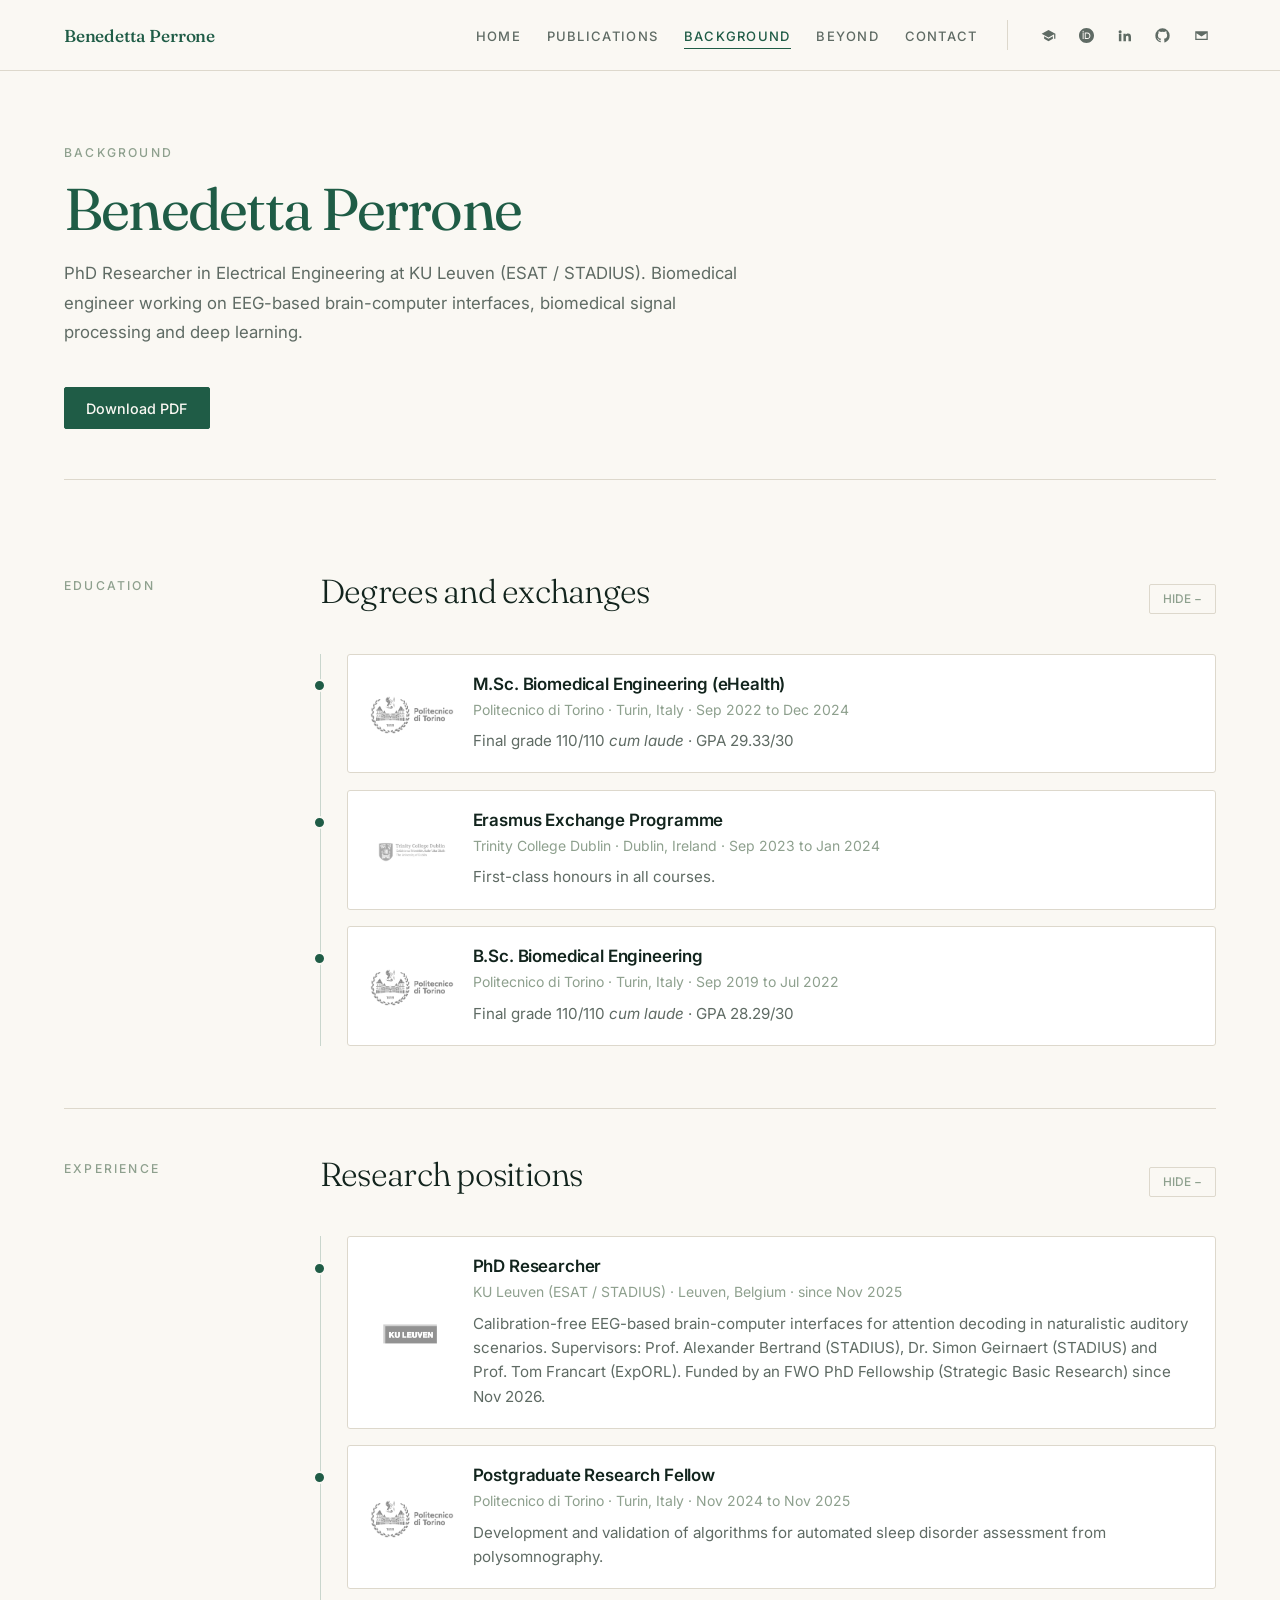
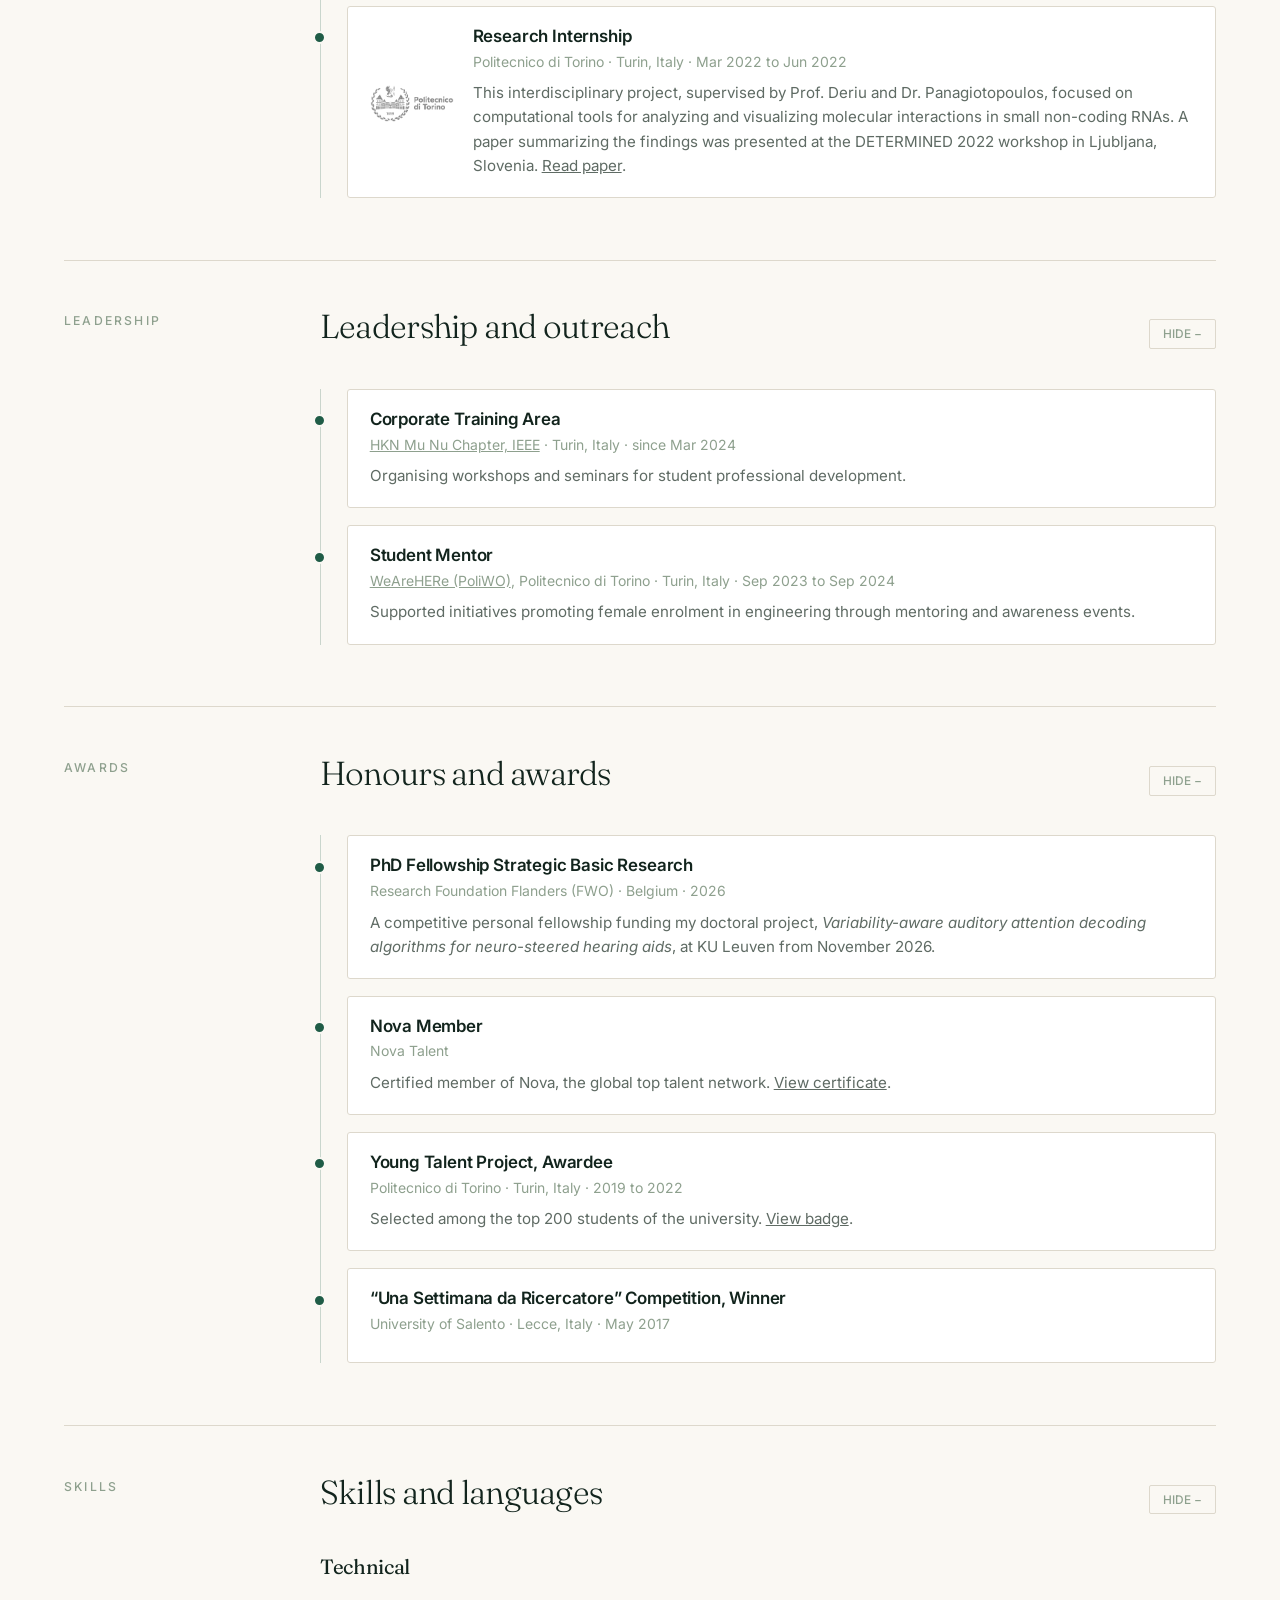
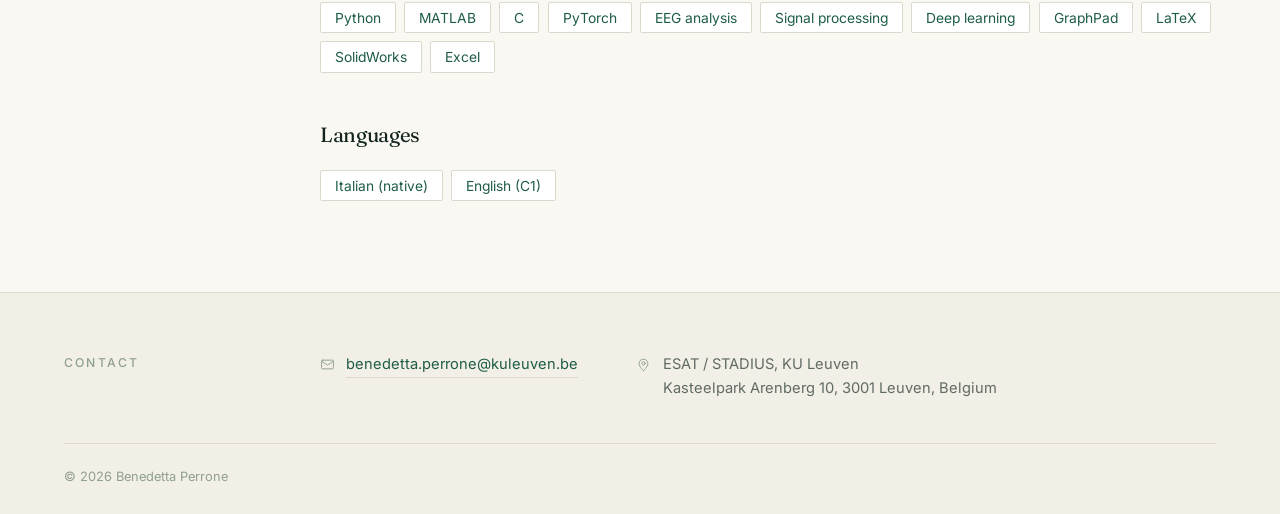
<file: cv.html>
<!DOCTYPE html>
<html lang="en">
<head>
  <meta charset="UTF-8" />
  <meta name="viewport" content="width=device-width, initial-scale=1.0" />
  <title>Background | Benedetta Perrone</title>
  <meta name="description" content="Curriculum vitae of Benedetta Perrone: education, experience, leadership, awards, skills and languages." />
  <meta name="theme-color" content="#1f5c46" />
  <link rel="canonical" href="https://benedettaperrone.github.io/cv.html" />
  <link rel="icon" href="data:image/svg+xml,%3Csvg xmlns='http://www.w3.org/2000/svg' viewBox='0 0 64 64'%3E%3Crect width='64' height='64' rx='6' fill='%231f5c46'/%3E%3Ctext x='32' y='43' font-family='Georgia, serif' font-size='30' fill='%23faf8f3' text-anchor='middle'%3EBP%3C/text%3E%3C/svg%3E" />
  <meta property="og:type" content="website" />
  <meta property="og:site_name" content="Benedetta Perrone" />
  <meta property="og:title" content="Background | Benedetta Perrone" />
  <meta property="og:description" content="Curriculum vitae of Benedetta Perrone: education, experience, leadership, awards, skills and languages." />
  <meta property="og:image" content="https://benedettaperrone.github.io/images/benedetta.jpg" />
  <meta property="og:url" content="https://benedettaperrone.github.io/cv.html" />
  <meta name="twitter:card" content="summary" />
  <link rel="preconnect" href="https://fonts.googleapis.com">
  <link rel="preconnect" href="https://fonts.gstatic.com" crossorigin>
  <link href="https://fonts.googleapis.com/css2?family=Fraunces:ital,opsz,wght@0,9..144,300;0,9..144,400;0,9..144,500;1,9..144,300&family=Inter:wght@400;500;600&display=swap" rel="stylesheet">
  <link rel="stylesheet" href="styles.css" />
  <!-- Google tag (gtag.js) -->
  <script async src="https://www.googletagmanager.com/gtag/js?id=G-70KGV6CNRB"></script>
  <script>
    window.dataLayer = window.dataLayer || [];
    function gtag(){dataLayer.push(arguments);}
    gtag('js', new Date());

    gtag('config', 'G-70KGV6CNRB');
  </script>
</head>
<body>
<a class="skip-link" href="#main">Skip to content</a>

<header>
  <nav class="wrap nav" aria-label="Main">
    <a class="mark" href="index.html">Benedetta Perrone</a>
    <button type="button" class="navtoggle" id="navToggle" aria-label="Menu" aria-expanded="false" aria-controls="navMenu">
      <span></span><span></span><span></span>
    </button>
    <div class="navmenu" id="navMenu">
      <ul class="navgroup">
        <li><a href="index.html">Home</a></li>
        <li><a href="publications.html">Publications</a></li>
        <li><a href="cv.html" class="on">Background</a></li>
        <li><a href="beyond.html">Beyond</a></li>
        <li><a href="contact.html">Contact</a></li>
      </ul>
    </div>
    <div class="socials">
      <a href="https://scholar.google.com/citations?user=cEQqSfsAAAAJ&hl=it&oi=ao" target="_blank" rel="noopener" aria-label="Google Scholar"><svg viewBox="0 0 24 24" aria-hidden="true"><path d="M12 3L1 9l11 6 9-4.91V17h2V9L12 3zM5 13.18v4L12 21l7-3.82v-4L12 17l-7-3.82z"/></svg></a>
      <a href="https://orcid.org/0009-0005-5210-0403" target="_blank" rel="noopener" aria-label="ORCID"><svg viewBox="0 0 24 24" aria-hidden="true"><path fill-rule="evenodd" d="M12 0C5.37 0 0 5.37 0 12s5.37 12 12 12 12-5.37 12-12S18.63 0 12 0zM5.88 7.38h1.49V17.5H5.88V7.38zm.74-3.04a.98.98 0 110 1.96.98.98 0 010-1.96zM9.24 7.38h3.97c3.12 0 5.03 2.23 5.03 5.04 0 2.9-1.86 5.08-5.03 5.08H9.24V7.38zm1.49 1.34v7.42h2.3c2.43 0 3.6-1.6 3.6-3.72 0-2.17-1.22-3.7-3.6-3.7h-2.3z"/></svg></a>
      <a href="https://www.linkedin.com/in/benedetta-perrone/" target="_blank" rel="noopener" aria-label="LinkedIn"><svg viewBox="0 0 24 24" aria-hidden="true"><path d="M4.98 3.5a2.5 2.5 0 11.02 5 2.5 2.5 0 01-.02-5zM3 9h4v12H3V9zm7 0h3.8v1.7h.05c.53-.95 1.83-1.95 3.77-1.95 4.03 0 4.78 2.5 4.78 5.76V21h-4v-5.6c0-1.34-.03-3.06-1.9-3.06-1.9 0-2.2 1.45-2.2 2.96V21h-4V9z"/></svg></a>
      <a href="https://github.com/benedettaperrone" target="_blank" rel="noopener" aria-label="GitHub"><svg viewBox="0 0 24 24" aria-hidden="true"><path d="M12 .5A11.5 11.5 0 00.5 12a11.5 11.5 0 007.86 10.92c.58.1.79-.25.79-.56v-2c-3.2.7-3.88-1.37-3.88-1.37-.53-1.34-1.29-1.7-1.29-1.7-1.05-.72.08-.7.08-.7 1.16.08 1.77 1.2 1.77 1.2 1.03 1.77 2.7 1.26 3.36.96.1-.75.4-1.26.73-1.55-2.55-.29-5.24-1.28-5.24-5.7 0-1.26.45-2.29 1.19-3.1-.12-.29-.52-1.46.11-3.05 0 0 .97-.31 3.18 1.18a11 11 0 015.8 0c2.2-1.49 3.17-1.18 3.17-1.18.63 1.59.23 2.76.11 3.05.74.81 1.19 1.84 1.19 3.1 0 4.43-2.7 5.4-5.27 5.69.42.36.78 1.06.78 2.14v3.17c0 .31.21.67.8.56A11.5 11.5 0 0023.5 12 11.5 11.5 0 0012 .5z"/></svg></a>
      <a href="mailto:benedetta.perrone@kuleuven.be" aria-label="Email"><svg viewBox="0 0 24 24" aria-hidden="true"><path d="M2 5h20v14H2V5zm10 7L3.5 6.5h17L12 12zM4 8.2V17h16V8.2l-8 5.2-8-5.2z"/></svg></a>
    </div>

  </nav>
</header>

<main id="main">
  <div class="wrap">
    <div class="pagehead">
      <span class="label">Background</span>
      <h1>Benedetta Perrone</h1>
      <p>PhD Researcher in Electrical Engineering at KU Leuven (ESAT / STADIUS). Biomedical engineer working on EEG-based brain-computer interfaces, biomedical signal processing and deep learning.</p>
      <div class="acts">
        <a class="btn solid" href="cv/CV_BenedettaPerrone.pdf" download>Download PDF</a>
      </div>
    </div>
  </div>

  <section>
    <div class="wrap sec">
      <span class="label">Education</span>
      <div>
        <details class="fold" open>
          <summary><span class="lead">Degrees and exchanges</span><span class="foldhint">Show</span></summary>
          <div class="tl">
          <div class="card">
            <img class="cardlogo" src="images/politecnico_di_torino.png" alt="" width="450" height="200" loading="lazy">
            <div>
              <h3>M.Sc. Biomedical Engineering (eHealth)</h3>
              <p class="meta">Politecnico di Torino &middot; Turin, Italy &middot; Sep 2022 to Dec 2024</p>
              <p>Final grade 110/110 <i>cum laude</i> &middot; GPA 29.33/30</p>
            </div>
          </div>
          <div class="card">
            <img class="cardlogo" src="images/Trinity-Main-Logo.jpg" alt="" width="1713" height="591" loading="lazy">
            <div>
              <h3>Erasmus Exchange Programme</h3>
              <p class="meta">Trinity College Dublin &middot; Dublin, Ireland &middot; Sep 2023 to Jan 2024</p>
              <p>First-class honours in all courses.</p>
            </div>
          </div>
          <div class="card">
            <img class="cardlogo" src="images/politecnico_di_torino.png" alt="" width="450" height="200" loading="lazy">
            <div>
              <h3>B.Sc. Biomedical Engineering</h3>
              <p class="meta">Politecnico di Torino &middot; Turin, Italy &middot; Sep 2019 to Jul 2022</p>
              <p>Final grade 110/110 <i>cum laude</i> &middot; GPA 28.29/30</p>
            </div>
          </div>
        </div>
        </details>
      </div>
    </div>
  </section>

  <section style="padding-top:0">
    <div class="wrap sec">
      <span class="label">Experience</span>
      <div>
        <details class="fold" open>
          <summary><span class="lead">Research positions</span><span class="foldhint">Show</span></summary>
          <div class="tl">
          <div class="card">
            <img class="cardlogo" src="images/kuleuven.png" alt="" width="600" height="300" loading="lazy">
            <div>
              <h3>PhD Researcher</h3>
              <p class="meta">KU Leuven (ESAT / STADIUS) &middot; Leuven, Belgium &middot; since Nov 2025</p>
              <p>Calibration-free EEG-based brain-computer interfaces for attention decoding in naturalistic auditory scenarios. Supervisors: Prof. Alexander Bertrand (STADIUS), Dr. Simon Geirnaert (STADIUS) and Prof. Tom Francart (ExpORL). Funded by an FWO PhD Fellowship (Strategic Basic Research) since Nov 2026.</p>
            </div>
          </div>
          <div class="card">
            <img class="cardlogo" src="images/politecnico_di_torino.png" alt="" width="450" height="200" loading="lazy">
            <div>
              <h3>Postgraduate Research Fellow</h3>
              <p class="meta">Politecnico di Torino &middot; Turin, Italy &middot; Nov 2024 to Nov 2025</p>
              <p>Development and validation of algorithms for automated sleep disorder assessment from polysomnography.</p>
            </div>
          </div>
          <div class="card">
            <img class="cardlogo" src="images/politecnico_di_torino.png" alt="" width="450" height="200" loading="lazy">
            <div>
              <h3>Research Internship</h3>
              <p class="meta">Politecnico di Torino &middot; Turin, Italy &middot; Mar 2022 to Jun 2022</p>
              <p>This interdisciplinary project, supervised by Prof. Deriu and Dr. Panagiotopoulos, focused on computational tools for analyzing and visualizing molecular interactions in small non-coding RNAs. A paper summarizing the findings was presented at the DETERMINED 2022 workshop in Ljubljana, Slovenia. <a href="https://ceur-ws.org/Vol-3363/paper08.pdf" target="_blank" rel="noopener">Read paper</a>.</p>
            </div>
          </div>
        </div>
        </details>
      </div>
    </div>
  </section>

  <section style="padding-top:0">
    <div class="wrap sec">
      <span class="label">Leadership</span>
      <div>
        <details class="fold" open>
          <summary><span class="lead">Leadership and outreach</span><span class="foldhint">Show</span></summary>
        <div class="tl">
          <div class="card">
            <h3>Corporate Training Area</h3>
            <p class="meta"><a href="https://hknpolito.org/" target="_blank" rel="noopener">HKN Mu Nu Chapter, IEEE</a> &middot; Turin, Italy &middot; since Mar 2024</p>
            <p>Organising workshops and seminars for student professional development.</p>
          </div>
          <div class="card">
            <h3>Student Mentor</h3>
            <p class="meta"><a href="https://weareherepolito.it/" target="_blank" rel="noopener">WeAreHERe (PoliWO)</a>, Politecnico di Torino &middot; Turin, Italy &middot; Sep 2023 to Sep 2024</p>
            <p>Supported initiatives promoting female enrolment in engineering through mentoring and awareness events.</p>
          </div>
        </div>
        </details>
      </div>
    </div>
  </section>

  <section style="padding-top:0">
    <div class="wrap sec">
      <span class="label">Awards</span>
      <div>
        <details class="fold" open>
          <summary><span class="lead">Honours and awards</span><span class="foldhint">Show</span></summary>
        <div class="tl">
          <div class="card">
            <h3>PhD Fellowship Strategic Basic Research</h3>
            <p class="meta">Research Foundation Flanders (FWO) &middot; Belgium &middot; 2026</p>
            <p>A competitive personal fellowship funding my doctoral project, <i>Variability-aware auditory attention decoding algorithms for neuro-steered hearing aids</i>, at KU Leuven from November 2026.</p>
          </div>
          <div class="card">
            <h3>Nova Member</h3>
            <p class="meta">Nova Talent</p>
            <p>Certified member of Nova, the global top talent network. <a href="https://app.novatalent.com/open/certificate/78DNOXM5IO2O3GE3CC8RSU3RT" target="_blank" rel="noopener">View certificate</a>.</p>
          </div>
          <div class="card">
            <h3>Young Talent Project, Awardee</h3>
            <p class="meta">Politecnico di Torino &middot; Turin, Italy &middot; 2019 to 2022</p>
            <p>Selected among the top 200 students of the university. <a href="https://bestr.it/award/show/JKHB3ddgROqv-bMscSpIHw" target="_blank" rel="noopener">View badge</a>.</p>
          </div>
          <div class="card">
            <h3>&ldquo;Una Settimana da Ricercatore&rdquo; Competition, Winner</h3>
            <p class="meta">University of Salento &middot; Lecce, Italy &middot; May 2017</p>
          </div>
        </div>
        </details>
      </div>
    </div>
  </section>

  <section style="padding-top:0">
    <div class="wrap sec">
      <span class="label">Skills</span>
      <div>
        <details class="fold" open>
          <summary><span class="lead">Skills and languages</span><span class="foldhint">Show</span></summary>

          <h3 class="subh" style="margin-top:2.4rem">Technical</h3>
          <div class="tags">
            <span>Python</span><span>MATLAB</span><span>C</span><span>PyTorch</span>
            <span>EEG analysis</span><span>Signal processing</span><span>Deep learning</span>
            <span>GraphPad</span><span>LaTeX</span><span>SolidWorks</span><span>Excel</span>
          </div>

          <h3 class="subh">Languages</h3>
          <div class="tags">
            <span>Italian (native)</span><span>English (C1)</span>
          </div>
        </details>
      </div>
    </div>
  </section>

  <div class="contact" id="contact">
    <div class="wrap">
      <span class="label">Contact</span>
      <ul class="clist">
        <li><svg viewBox="0 0 24 24" aria-hidden="true"><rect x="2.5" y="5" width="19" height="14" rx="2"/><path d="M3 7l9 6 9-6"/></svg><a href="mailto:benedetta.perrone@kuleuven.be">benedetta.perrone@kuleuven.be</a></li>
        <li><svg viewBox="0 0 24 24" aria-hidden="true"><path d="M12 22s7-6.2 7-11.5A7 7 0 005 10.5C5 15.8 12 22 12 22z"/><circle cx="12" cy="10.3" r="2.6"/></svg><span>ESAT / STADIUS, KU Leuven<br>Kasteelpark Arenberg 10, 3001 Leuven, Belgium</span></li>
      </ul>
    </div>
  </div>
</main>

<footer>
  <div class="wrap">
    <span>&copy; <span id="year"></span> Benedetta Perrone</span>
  </div>
</footer>

<script src="site.js"></script>
</body>
</html>
</file>
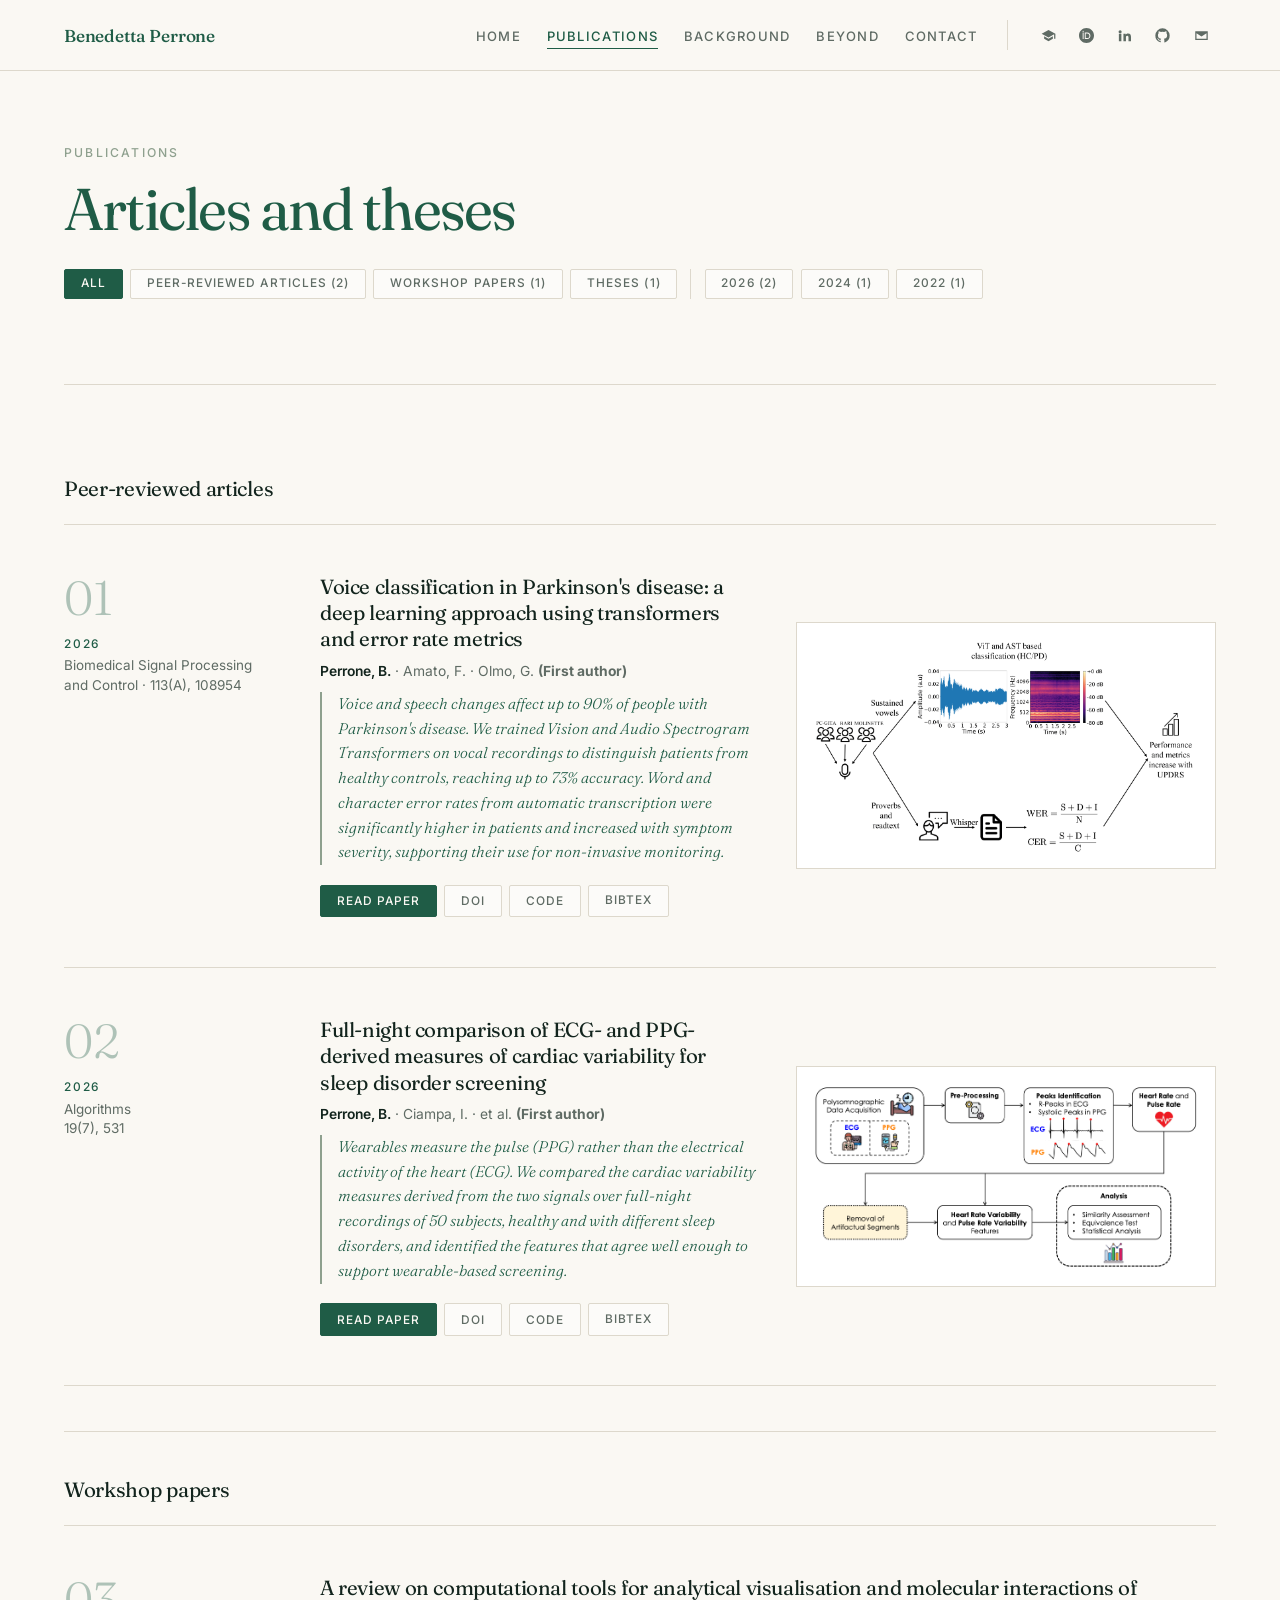
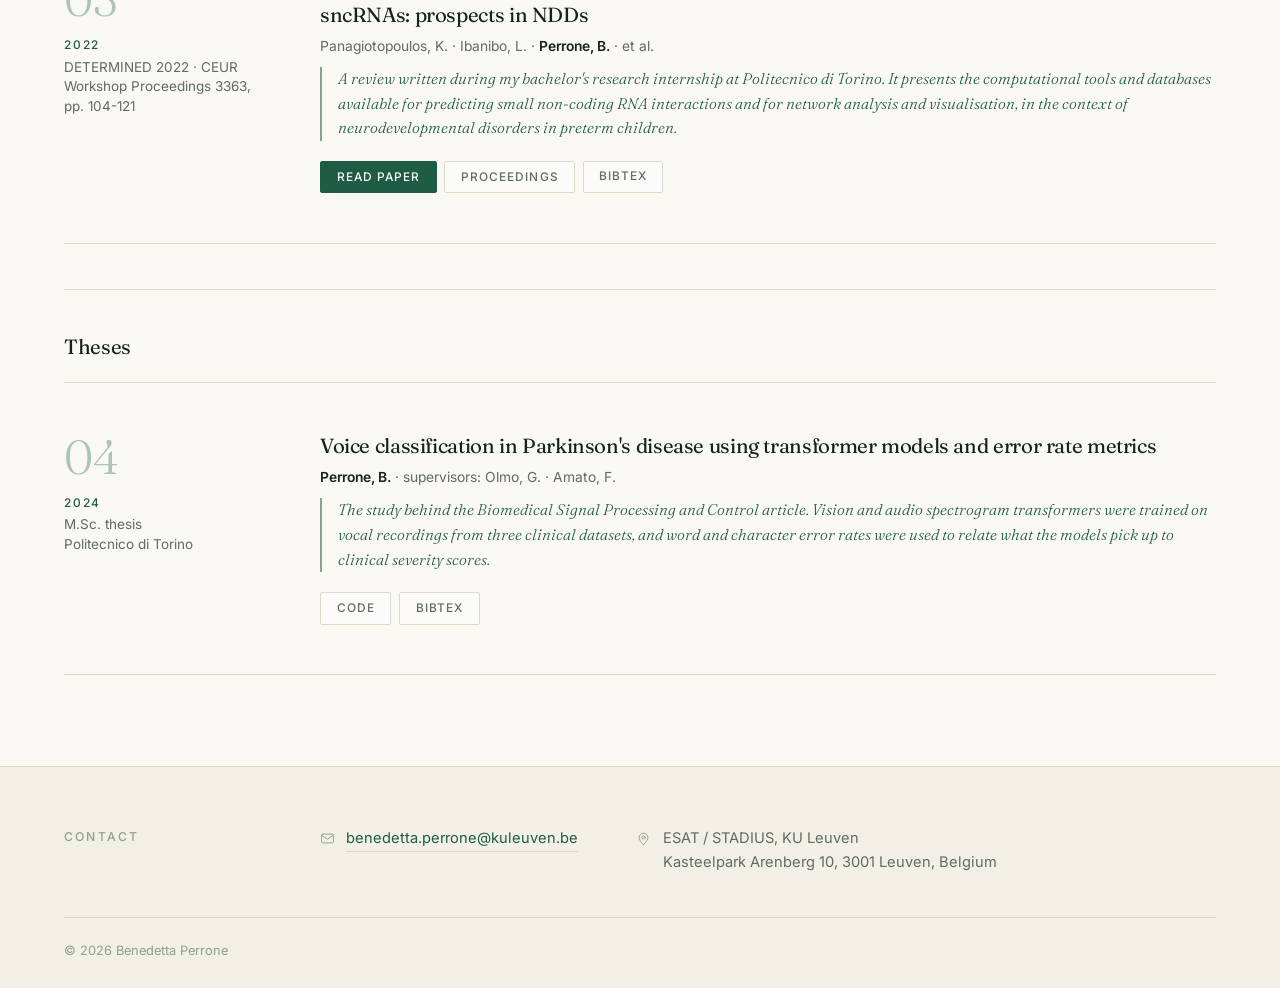
<file: publications.html>
<!DOCTYPE html>
<html lang="en">
<head>
  <meta charset="UTF-8" />
  <meta name="viewport" content="width=device-width, initial-scale=1.0" />
  <title>Publications | Benedetta Perrone</title>
  <meta name="description" content="Peer-reviewed articles and theses by Benedetta Perrone, PhD researcher at KU Leuven." />
  <meta name="theme-color" content="#1f5c46" />
  <link rel="canonical" href="https://benedettaperrone.github.io/publications.html" />
  <link rel="icon" href="data:image/svg+xml,%3Csvg xmlns='http://www.w3.org/2000/svg' viewBox='0 0 64 64'%3E%3Crect width='64' height='64' rx='6' fill='%231f5c46'/%3E%3Ctext x='32' y='43' font-family='Georgia, serif' font-size='30' fill='%23faf8f3' text-anchor='middle'%3EBP%3C/text%3E%3C/svg%3E" />
  <meta property="og:type" content="website" />
  <meta property="og:site_name" content="Benedetta Perrone" />
  <meta property="og:title" content="Publications | Benedetta Perrone" />
  <meta property="og:description" content="Peer-reviewed articles and theses by Benedetta Perrone, PhD researcher at KU Leuven." />
  <meta property="og:image" content="https://benedettaperrone.github.io/images/benedetta.jpg" />
  <meta property="og:url" content="https://benedettaperrone.github.io/publications.html" />
  <meta name="twitter:card" content="summary" />
  <link rel="preconnect" href="https://fonts.googleapis.com">
  <link rel="preconnect" href="https://fonts.gstatic.com" crossorigin>
  <link href="https://fonts.googleapis.com/css2?family=Fraunces:ital,opsz,wght@0,9..144,300;0,9..144,400;0,9..144,500;1,9..144,300&family=Inter:wght@400;500;600&display=swap" rel="stylesheet">
  <link rel="stylesheet" href="styles.css" />
  <!-- Google tag (gtag.js) -->
  <script async src="https://www.googletagmanager.com/gtag/js?id=G-70KGV6CNRB"></script>
  <script>
    window.dataLayer = window.dataLayer || [];
    function gtag(){dataLayer.push(arguments);}
    gtag('js', new Date());

    gtag('config', 'G-70KGV6CNRB');
  </script>
</head>
<body>
<a class="skip-link" href="#main">Skip to content</a>

<header>
  <nav class="wrap nav" aria-label="Main">
    <a class="mark" href="index.html">Benedetta Perrone</a>
    <button type="button" class="navtoggle" id="navToggle" aria-label="Menu" aria-expanded="false" aria-controls="navMenu">
      <span></span><span></span><span></span>
    </button>
    <div class="navmenu" id="navMenu">
      <ul class="navgroup">
        <li><a href="index.html">Home</a></li>
        <li><a href="publications.html" class="on">Publications</a></li>
        <li><a href="cv.html">Background</a></li>
        <li><a href="beyond.html">Beyond</a></li>
        <li><a href="contact.html">Contact</a></li>
      </ul>
    </div>
    <div class="socials">
      <a href="https://scholar.google.com/citations?user=cEQqSfsAAAAJ&hl=it&oi=ao" target="_blank" rel="noopener" aria-label="Google Scholar"><svg viewBox="0 0 24 24" aria-hidden="true"><path d="M12 3L1 9l11 6 9-4.91V17h2V9L12 3zM5 13.18v4L12 21l7-3.82v-4L12 17l-7-3.82z"/></svg></a>
      <a href="https://orcid.org/0009-0005-5210-0403" target="_blank" rel="noopener" aria-label="ORCID"><svg viewBox="0 0 24 24" aria-hidden="true"><path fill-rule="evenodd" d="M12 0C5.37 0 0 5.37 0 12s5.37 12 12 12 12-5.37 12-12S18.63 0 12 0zM5.88 7.38h1.49V17.5H5.88V7.38zm.74-3.04a.98.98 0 110 1.96.98.98 0 010-1.96zM9.24 7.38h3.97c3.12 0 5.03 2.23 5.03 5.04 0 2.9-1.86 5.08-5.03 5.08H9.24V7.38zm1.49 1.34v7.42h2.3c2.43 0 3.6-1.6 3.6-3.72 0-2.17-1.22-3.7-3.6-3.7h-2.3z"/></svg></a>
      <a href="https://www.linkedin.com/in/benedetta-perrone/" target="_blank" rel="noopener" aria-label="LinkedIn"><svg viewBox="0 0 24 24" aria-hidden="true"><path d="M4.98 3.5a2.5 2.5 0 11.02 5 2.5 2.5 0 01-.02-5zM3 9h4v12H3V9zm7 0h3.8v1.7h.05c.53-.95 1.83-1.95 3.77-1.95 4.03 0 4.78 2.5 4.78 5.76V21h-4v-5.6c0-1.34-.03-3.06-1.9-3.06-1.9 0-2.2 1.45-2.2 2.96V21h-4V9z"/></svg></a>
      <a href="https://github.com/benedettaperrone" target="_blank" rel="noopener" aria-label="GitHub"><svg viewBox="0 0 24 24" aria-hidden="true"><path d="M12 .5A11.5 11.5 0 00.5 12a11.5 11.5 0 007.86 10.92c.58.1.79-.25.79-.56v-2c-3.2.7-3.88-1.37-3.88-1.37-.53-1.34-1.29-1.7-1.29-1.7-1.05-.72.08-.7.08-.7 1.16.08 1.77 1.2 1.77 1.2 1.03 1.77 2.7 1.26 3.36.96.1-.75.4-1.26.73-1.55-2.55-.29-5.24-1.28-5.24-5.7 0-1.26.45-2.29 1.19-3.1-.12-.29-.52-1.46.11-3.05 0 0 .97-.31 3.18 1.18a11 11 0 015.8 0c2.2-1.49 3.17-1.18 3.17-1.18.63 1.59.23 2.76.11 3.05.74.81 1.19 1.84 1.19 3.1 0 4.43-2.7 5.4-5.27 5.69.42.36.78 1.06.78 2.14v3.17c0 .31.21.67.8.56A11.5 11.5 0 0023.5 12 11.5 11.5 0 0012 .5z"/></svg></a>
      <a href="mailto:benedetta.perrone@kuleuven.be" aria-label="Email"><svg viewBox="0 0 24 24" aria-hidden="true"><path d="M2 5h20v14H2V5zm10 7L3.5 6.5h17L12 12zM4 8.2V17h16V8.2l-8 5.2-8-5.2z"/></svg></a>
    </div>

  </nav>
</header>

<main id="main">
  <div class="wrap">
    <div class="pagehead">
      <span class="label">Publications</span>
      <h1>Articles and theses</h1>
    </div>
  </div>

  <section>
    <div class="wrap">
      <h2 class="subh" style="margin-bottom:1.4rem">Peer-reviewed articles</h2>
      <div class="plist">

        <article class="pitem">
          <div class="pside">
            <span class="pnum">01</span>
            <span class="pyear">2026</span>
            <span class="pven">Biomedical Signal Processing<br>and Control &middot; 113(A), 108954</span>
          </div>
          <div class="pbody">
            <div>
              <h3><a href="https://doi.org/10.1016/j.bspc.2025.108954" target="_blank" rel="noopener">Voice classification in Parkinson's disease: a deep learning approach using transformers and error rate metrics</a></h3>
              <p class="pauth"><b>Perrone, B.</b> &middot; Amato, F. &middot; Olmo, G. <strong>(First author)</strong></p>
              <p class="pwhy">Voice and speech changes affect up to 90% of people with Parkinson's disease. We trained Vision and Audio Spectrogram Transformers on vocal recordings to distinguish patients from healthy controls, reaching up to 73% accuracy. Word and character error rates from automatic transcription were significantly higher in patients and increased with symptom severity, supporting their use for non-invasive monitoring.</p>
              <div class="chips">
                <a class="chip k" href="https://doi.org/10.1016/j.bspc.2025.108954" target="_blank" rel="noopener">Read paper</a>
                <a class="chip" href="https://doi.org/10.1016/j.bspc.2025.108954" target="_blank" rel="noopener">DOI</a>
                <a class="chip" href="https://github.com/benedettaperrone/MasterThesis_Speech_PD" target="_blank" rel="noopener">Code</a>
              </div>
              <script type="application/x-bibtex">
@article{perrone2026voice,
  title   = {Voice classification in Parkinson's disease: a deep learning approach using transformers and error rate metrics},
  author  = {Perrone, Benedetta and Amato, F. and Olmo, G.},
  journal = {Biomedical Signal Processing and Control},
  volume  = {113},
  number  = {A},
  pages   = {108954},
  year    = {2026},
  doi     = {10.1016/j.bspc.2025.108954}
}
              </script>
            </div>
            <div>
              <div class="pfig"><a href="images/pub-parkinson.png" target="_blank" rel="noopener" aria-label="Open the study design figure at full size"><img src="images/pub-parkinson.png" alt="" width="2342" height="1295" loading="lazy"></a></div>
            </div>
          </div>
        </article>

        <article class="pitem">
          <div class="pside">
            <span class="pnum">02</span>
            <span class="pyear">2026</span>
            <span class="pven">Algorithms<br>19(7), 531</span>
          </div>
          <div class="pbody">
            <div>
              <h3><a href="https://doi.org/10.3390/a19070531" target="_blank" rel="noopener">Full-night comparison of ECG- and PPG-derived measures of cardiac variability for sleep disorder screening</a></h3>
              <p class="pauth"><b>Perrone, B.</b> &middot; Ciampa, I. &middot; et al. <strong>(First author)</strong></p>
              <p class="pwhy">Wearables measure the pulse (PPG) rather than the electrical activity of the heart (ECG). We compared the cardiac variability measures derived from the two signals over full-night recordings of 50 subjects, healthy and with different sleep disorders, and identified the features that agree well enough to support wearable-based screening.</p>
              <div class="chips">
                <a class="chip k" href="https://doi.org/10.3390/a19070531" target="_blank" rel="noopener">Read paper</a>
                <a class="chip" href="https://doi.org/10.3390/a19070531" target="_blank" rel="noopener">DOI</a>
                <a class="chip" href="https://github.com/smilies-polito/HRV-PRV-Comparison" target="_blank" rel="noopener">Code</a>
              </div>
              <script type="application/x-bibtex">
@article{perrone2026fullnight,
  title   = {Full-night comparison of {ECG}- and {PPG}-derived measures of cardiac variability for sleep disorder screening},
  author  = {Perrone, Benedetta and Ciampa, I. and others},
  journal = {Algorithms},
  volume  = {19},
  number  = {7},
  pages   = {531},
  year    = {2026},
  doi     = {10.3390/a19070531}
}
              </script>
            </div>
            <div>
              <div class="pfig"><a href="images/pub-sleep.png" target="_blank" rel="noopener" aria-label="Open the analysis pipeline figure at full size"><img src="images/pub-sleep.png" alt="" width="911" height="442" loading="lazy"></a></div>
            </div>
          </div>
        </article>

      </div>
    </div>
  </section>

  <section style="padding-top:0">
    <div class="wrap">
      <h2 class="subh" style="margin-bottom:1.4rem">Workshop papers</h2>
      <div class="plist">
        <article class="pitem">
          <div class="pside">
            <span class="pnum">03</span>
            <span class="pyear">2022</span>
            <span class="pven">DETERMINED 2022 &middot; CEUR<br>Workshop Proceedings 3363, pp. 104-121</span>
          </div>
          <div class="pbody nofig">
            <div>
              <h3><a href="https://ceur-ws.org/Vol-3363/paper08.pdf" target="_blank" rel="noopener">A review on computational tools for analytical visualisation and molecular interactions of sncRNAs: prospects in NDDs</a></h3>
              <p class="pauth">Panagiotopoulos, K. &middot; Ibanibo, L. &middot; <b>Perrone, B.</b> &middot; et al.</p>
              <p class="pwhy">A review written during my bachelor's research internship at Politecnico di Torino. It presents the computational tools and databases available for predicting small non-coding RNA interactions and for network analysis and visualisation, in the context of neurodevelopmental disorders in preterm children.</p>
              <div class="chips">
                <a class="chip k" href="https://ceur-ws.org/Vol-3363/paper08.pdf" target="_blank" rel="noopener">Read paper</a>
                <a class="chip" href="https://ceur-ws.org/Vol-3363/" target="_blank" rel="noopener">Proceedings</a>
              </div>
              <script type="application/x-bibtex">
@inproceedings{panagiotopoulos2022review,
  title     = {A review on computational tools for analytical visualisation and molecular interactions of {sncRNAs}: prospects in {NDDs}},
  author    = {Panagiotopoulos, K. and Ibanibo, L. and Perrone, Benedetta and others},
  booktitle = {{DETERMINED} 2022},
  series    = {CEUR Workshop Proceedings},
  volume    = {3363},
  pages     = {104--121},
  year      = {2022},
  url       = {https://ceur-ws.org/Vol-3363/paper08.pdf}
}
              </script>
            </div>
          </div>
        </article>
      </div>
    </div>
  </section>

  <section style="padding-top:0">
    <div class="wrap">
      <h2 class="subh" style="margin-bottom:1.4rem">Theses</h2>
      <div class="plist">
        <article class="pitem">
          <div class="pside">
            <span class="pnum">04</span>
            <span class="pyear">2024</span>
            <span class="pven">M.Sc. thesis<br>Politecnico di Torino</span>
          </div>
          <div class="pbody nofig">
            <div>
              <h3>Voice classification in Parkinson's disease using transformer models and error rate metrics</h3>
              <p class="pauth"><b>Perrone, B.</b> &middot; supervisors: Olmo, G. &middot; Amato, F.</p>
              <p class="pwhy">The study behind the <i>Biomedical Signal Processing and Control</i> article. Vision and audio spectrogram transformers were trained on vocal recordings from three clinical datasets, and word and character error rates were used to relate what the models pick up to clinical severity scores.</p>
              <div class="chips">
                <!-- TODO [CONTENT] THESIS PDF
                     Only the code repository is linked. To add the thesis
                     itself, put the PDF in cv/ and add a chip before the
                     Code one:
                       <a class="chip k" href="cv/MScThesis_BenedettaPerrone.pdf" target="_blank" rel="noopener">Read thesis</a>
                     Or drop this TODO if the thesis is not going online. -->
                <a class="chip" href="https://github.com/benedettaperrone/MasterThesis_Speech_PD" target="_blank" rel="noopener">Code</a>
              </div>
              <script type="application/x-bibtex">
@mastersthesis{perrone2024voice,
  title  = {Voice classification in Parkinson's disease using transformer models and error rate metrics},
  author = {Perrone, Benedetta},
  school = {Politecnico di Torino},
  year   = {2024},
  type   = {{M.Sc.} thesis}
}
              </script>
            </div>
          </div>
        </article>
      </div>
    </div>
  </section>

  <!-- TODO [CONTENT] TALKS AND PRESENTATIONS
       No talks section, because there is nothing to list yet, and the page
       <h1> was narrowed to "Articles and theses" so that it stops promising
       one. When there is something to list, copy one of the <section> blocks
       above, head it "Talks and presentations", continue the numbering from
       05, and widen the <h1> back to "Articles, theses and talks". -->

  <div class="contact" id="contact">
    <div class="wrap">
      <span class="label">Contact</span>
      <ul class="clist">
        <li><svg viewBox="0 0 24 24" aria-hidden="true"><rect x="2.5" y="5" width="19" height="14" rx="2"/><path d="M3 7l9 6 9-6"/></svg><a href="mailto:benedetta.perrone@kuleuven.be">benedetta.perrone@kuleuven.be</a></li>
        <li><svg viewBox="0 0 24 24" aria-hidden="true"><path d="M12 22s7-6.2 7-11.5A7 7 0 005 10.5C5 15.8 12 22 12 22z"/><circle cx="12" cy="10.3" r="2.6"/></svg><span>ESAT / STADIUS, KU Leuven<br>Kasteelpark Arenberg 10, 3001 Leuven, Belgium</span></li>
      </ul>
    </div>
  </div>
</main>

<footer>
  <div class="wrap">
    <span>&copy; <span id="year"></span> Benedetta Perrone</span>
  </div>
</footer>

<script src="site.js"></script>
</body>
</html>
</file>
<file: styles.css>
/* ============================================================
   Benedetta Perrone — portfolio
   Palette: warm paper + forest green. Display: Fraunces. Text: Inter.
   ============================================================ */

:root{
  --ink:#12241d;
  --green:#1f5c46;
  --green-deep:#0e3b2e;
  --sage:#8ea08e;
  --paper:#faf8f3;
  --paper-2:#f2efe7;
  --rule:#ddd8cc;
  --muted:#5f6b64;
}
*{box-sizing:border-box;margin:0;padding:0}
html{scroll-behavior:smooth;font-size:103%}
body{background:var(--paper);color:var(--ink);font-family:Inter,sans-serif;-webkit-font-smoothing:antialiased}
.wrap{width:min(1180px,90%);margin:0 auto}
a{color:inherit}
img{max-width:100%}
.label{font-size:.74rem;font-weight:500;letter-spacing:.18em;text-transform:uppercase}

.skip-link{position:absolute;left:-9999px;top:0;background:var(--green);color:var(--paper);
  padding:.65rem 1rem;z-index:100;text-decoration:none}
.skip-link:focus{left:0}
a:focus-visible,button:focus-visible{outline:2px solid var(--green);outline-offset:3px}

/* ---------- header ---------- */
header{position:sticky;top:0;z-index:20;background:rgba(250,248,243,.9);backdrop-filter:blur(10px);border-bottom:1px solid var(--rule)}
.nav{display:flex;align-items:center;gap:1.8rem;height:70px}
/* Green rather than ink: the name is the one piece of branding in the header,
   and it now answers the green h1 in the hero below it. */
.mark{font-family:Fraunces,serif;font-weight:500;font-size:1.05rem;letter-spacing:-.01em;text-decoration:none;margin-right:auto;color:var(--green)}
.navmenu{display:flex;align-items:center;gap:1.55rem}
.navgroup{display:flex;gap:1.55rem;list-style:none}
.navsplit{width:1px;height:20px;background:var(--rule)}
/* The underline (.on) marks the page you are on, and only that: every item in
   the menu is a separate page, so the menu never tracks the scroll. */
.navgroup a{text-decoration:none;font-size:.79rem;font-weight:500;letter-spacing:.1em;text-transform:uppercase;color:var(--muted);padding-bottom:4px;border-bottom:1px solid transparent;transition:.16s}
.navgroup.pages a{color:var(--green)}
.navgroup a:hover,.navgroup a.on{color:var(--green);border-color:var(--green)}
.socials{display:flex;gap:.5rem;padding-left:1.5rem;border-left:1px solid var(--rule)}
.socials a{display:grid;place-items:center;width:30px;height:30px;border-radius:50%;color:var(--muted);transition:.16s}
.socials a:hover{background:var(--green);color:#fff}
.socials svg{width:15px;height:15px;fill:currentColor}

.navtoggle{display:none;flex-direction:column;justify-content:center;gap:5px;width:38px;height:38px;
  border:1px solid var(--rule);border-radius:2px;background:transparent;cursor:pointer}
.navtoggle span{display:block;height:1.5px;width:16px;margin:0 auto;background:var(--ink);transition:.2s}
.navtoggle[aria-expanded="true"] span:nth-child(1){transform:translateY(6.5px) rotate(45deg)}
.navtoggle[aria-expanded="true"] span:nth-child(2){opacity:0}
.navtoggle[aria-expanded="true"] span:nth-child(3){transform:translateY(-6.5px) rotate(-45deg)}

/* ---------- hero: identity left, portrait right ---------- */
/* Third track is an empty spacer: it pulls the portrait in off the right edge
   without shrinking it, and the mobile query drops back to one column so it
   disappears on its own. */
.hero{display:grid;grid-template-columns:1fr 270px 2.5rem;gap:4rem;align-items:center;padding:2.5rem 0 3.5rem}
.hero h1{font-family:Fraunces,Georgia,serif;font-weight:400;font-size:clamp(2.9rem,6.9vw,5.4rem);line-height:.98;letter-spacing:-.035em;color:var(--green);margin-bottom:1.2rem}
.role{font-size:1.12rem;color:var(--ink);font-weight:500;margin-bottom:.2rem}
.role2{font-size:1.02rem;color:var(--green);font-weight:400;margin-bottom:.75rem}
.affil{font-size:.95rem;color:var(--muted);line-height:1.65;max-width:50ch}
/* height:auto is required — without it the img's height attribute wins and
   aspect-ratio is ignored, which stretches the portrait into a strip. */
/* Framed rather than outlined: a paper gap, then a solid green rule around it.
   The gap is what makes it read as a mount inside a frame instead of a border
   drawn on the photograph. */
.portrait img{width:100%;height:auto;aspect-ratio:1/1;object-fit:cover;object-position:50% 25%;display:block;border-radius:3px;
  box-shadow:0 0 0 8px var(--paper),0 0 0 10px var(--green),0 24px 50px -16px rgba(31,92,70,.45)}
.herosoc{display:flex;gap:.6rem;margin-top:2.2rem;flex-wrap:wrap}
.herosoc a{display:grid;place-items:center;width:42px;height:42px;border:1px solid var(--rule);border-radius:2px;color:var(--muted);transition:.16s}
.herosoc a:hover{background:var(--green);border-color:var(--green);color:var(--paper)}
.herosoc svg{width:18px;height:18px;fill:currentColor}

/* ---------- sub-page header ---------- */
.pagehead{padding:4.5rem 0 3rem;border-bottom:1px solid var(--rule)}
.pagehead .label{color:var(--sage);display:block;margin-bottom:1.1rem}
.pagehead h1{font-family:Fraunces,Georgia,serif;font-weight:400;font-size:clamp(2.2rem,4.6vw,3.6rem);line-height:1.04;letter-spacing:-.03em;color:var(--green);margin-bottom:1.2rem}
.pagehead p{font-size:1.02rem;line-height:1.75;color:var(--muted);max-width:62ch}

/* ---------- about ---------- */
.bioblock{columns:2;column-gap:4rem;margin-top:2.2rem}
/* In About the block is the first thing in the column: no heading above it to
   clear, so the top margin would only push it out of line with the side label. */
.bioblock:first-child{margin-top:0}
.bio{font-size:.93rem;line-height:1.75;color:var(--muted);margin-bottom:1.05rem}
.bio a{color:var(--green);text-decoration:underline;text-decoration-color:var(--sage);text-underline-offset:3px}
.acts{display:flex;gap:.7rem;flex-wrap:wrap;margin-top:2.4rem}
.btn{font-size:.87rem;font-weight:500;padding:.7rem 1.3rem;border-radius:2px;text-decoration:none;border:1px solid var(--green);transition:.16s}
.btn.solid{background:var(--green);color:var(--paper)}
.btn.solid:hover{background:var(--green-deep);border-color:var(--green-deep)}
.btn.line{color:var(--green)}
.btn.line:hover{background:var(--paper-2)}

/* ---------- facts strip ---------- */
/* auto-fit rather than a fixed count: the strip has to stay balanced whether it
   carries two facts or three. */
.strip{border-top:1px solid var(--rule);border-bottom:1px solid var(--rule);
  display:grid;grid-template-columns:repeat(auto-fit,minmax(260px,1fr))}
.strip div{padding:1.5rem 0}
.strip div + div{border-left:1px solid var(--rule);padding-left:2.2rem}
.strip dt{color:var(--sage);margin-bottom:.45rem}
.strip dd{font-size:.95rem;line-height:1.5}
/* The same strip reused inside a section (Background summary on the home
   page), where it sits under a heading instead of under the hero. */
.sec .strip{margin-top:2.2rem}

/* ---------- section shell ---------- */
section{padding:5.5rem 0;scroll-margin-top:88px}
/* Hairline between consecutive sections. Skipped when the next block brings its
   own background (.pubs, .beyond), which already reads as a separation. */
section + section > .wrap{position:relative}
section + section > .wrap::before{content:"";position:absolute;top:-2.75rem;left:0;right:0;height:1px;background:var(--rule)}
/* .pubs and .beyond carry their own background, which already separates them,
   both from the block above and the block below. */
.pubs + section > .wrap::before,
.beyond + section > .wrap::before,
section.pubs > .wrap::before,
section.beyond > .wrap::before{display:none}
/* .contact draws its own border-top, so it never needs the hairline. */
.beyond + .contact{border-top:none}
.sec{display:grid;grid-template-columns:190px 1fr;gap:4rem}
/* Without a side label the 190px track would just be a hole in the layout. */
.sec.nolabel{grid-template-columns:1fr;gap:0}
.sec > .label{color:var(--sage);padding-top:.5rem}
.page-beyond .pagehead p{font-size:1.08rem}
.page-beyond .bio{font-size:.98rem;line-height:1.8}
.page-beyond .lead{font-size:clamp(1.7rem,2.8vw,2.35rem)}
.lead{font-family:Fraunces,Georgia,serif;font-weight:300;font-size:clamp(1.55rem,2.6vw,2.2rem);line-height:1.24;letter-spacing:-.022em;max-width:24ch}

/* ---------- publications ---------- */
.pubs{background:var(--paper-2);padding:6.5rem 0}
.pubs .head{display:grid;grid-template-columns:190px 1fr;gap:4rem;margin-bottom:3rem}
.pubs .head > .label{color:var(--sage);padding-top:.5rem}
.pubs .head .note{color:var(--muted);font-size:.96rem;line-height:1.7;max-width:48ch;margin-top:1.1rem}
.plist{border-top:1px solid var(--rule)}
.pitem{display:grid;grid-template-columns:190px 1fr;gap:4rem;padding:3rem 0;border-bottom:1px solid var(--rule);transition:transform .18s ease,background .18s ease}
.pside .pnum{font-family:Fraunces,serif;font-weight:300;font-size:2.9rem;line-height:1;color:var(--green);opacity:.34;display:block;margin-bottom:.9rem}
.pside .pyear{font-size:.72rem;font-weight:500;letter-spacing:.15em;text-transform:uppercase;color:var(--green);display:block}
.pside .pven{font-size:.82rem;color:var(--muted);margin-top:.35rem;display:block;line-height:1.45}
/* Figure column is wider than the text needs, deliberately: these are dense
   pipeline diagrams, and shrinking them to a thumbnail makes them unreadable. */
.pbody{display:grid;grid-template-columns:1fr 420px;gap:2.4rem;align-items:center}
.pbody.nofig{grid-template-columns:1fr}
.pitem h3{font-family:Fraunces,Georgia,serif;font-weight:400;font-size:clamp(1.12rem,1.6vw,1.36rem);line-height:1.28;letter-spacing:-.018em;margin-bottom:.6rem}
.pitem:hover{transform:translateY(-2px);background:rgba(255,255,255,.35)}
.pitem h3 a{text-decoration:none}
.pitem h3 a:hover{color:var(--green)}
.pauth{font-size:.84rem;color:var(--muted);margin-bottom:.8rem}
.pauth b{color:var(--ink);font-weight:600}
.pwhy{font-family:Fraunces,Georgia,serif;font-style:italic;font-weight:300;font-size:.94rem;line-height:1.6;color:var(--green);margin-bottom:1.2rem;padding-left:1rem;border-left:2px solid var(--sage)}
.chips{display:flex;gap:.45rem;flex-wrap:wrap}
.chip{font-size:.72rem;font-weight:500;letter-spacing:.09em;text-transform:uppercase;padding:.5rem .95rem;border:1px solid var(--rule);text-decoration:none;color:var(--muted);border-radius:2px;background:rgba(255,255,255,.55);transition:.16s}
.chip:hover{border-color:var(--green);color:var(--green);background:#fff}
.chip.k{background:var(--green);border-color:var(--green);color:var(--paper)}
.chip.k:hover{background:var(--green-deep);border-color:var(--green-deep);color:#fff}
/* BibTeX chip. A <button> among the <a> chips, so it needs the font and the
   line-height reset that the anchor gets for free. */
.chip.bibchip,.chip.fchip{font-family:inherit;line-height:1;cursor:pointer}
.chip.ok{background:var(--green);border-color:var(--green);color:var(--paper)}
/* Only shown when the clipboard refuses, so the entry can still be copied by
   hand. Scrolls rather than wraps: a broken line in a BibTeX entry is a bug in
   whatever gets pasted. */
.bibout{margin-top:.9rem;padding:.85rem 1rem;background:#fff;border:1px solid var(--rule);border-radius:2px;
  font-family:ui-monospace,"SFMono-Regular",Menlo,Consolas,monospace;font-size:.74rem;line-height:1.6;
  color:var(--ink);overflow-x:auto;white-space:pre}
.bibout:focus-visible{outline:2px solid var(--green);outline-offset:2px}

/* ---------- publication filters ---------- */
/* Injected by site.js into the page header, from the items themselves. Sits
   under the h1 rather than above the first section, so it reads as part of the
   page title block instead of a toolbar bolted onto the list. */
.pfilter{display:flex;flex-wrap:wrap;align-items:stretch;gap:.45rem;margin-top:1.8rem}
.pfilter .fsep{width:1px;background:var(--rule);margin:0 .35rem}
.pfilter-status{margin-top:.9rem;font-size:.78rem;color:var(--sage);min-height:1.2em}

.pfig{background:#fff;border:1px solid var(--rule);padding:.9rem;transition:border-color .16s;display:flex;align-items:center;justify-content:center;min-height:220px}
.pfig img{display:block;width:100%;height:auto}
/* The figures are still small at this width. Each links to its source file, which
   site.js upgrades into the lightbox below; without JS the link still opens the
   image on its own. */
.pfig a{display:block;position:relative;cursor:zoom-in}
.pfig a::after{content:"Enlarge";position:absolute;right:.5rem;bottom:.5rem;
  font-size:.62rem;font-weight:500;letter-spacing:.1em;text-transform:uppercase;
  background:rgba(31,92,70,.92);color:var(--paper);padding:.35rem .6rem;border-radius:2px;
  opacity:0;transition:opacity .18s}
.pfig a:hover::after,.pfig a:focus-visible::after{opacity:1}
.pfig:has(a:hover),.pfig:has(a:focus-visible){border-color:var(--green)}

/* ---------- figure lightbox ---------- */
/* Tinted rather than dark: the point is to keep the page visible but out of
   focus behind the figure, not to black it out. */
.lbox{position:fixed;inset:0;z-index:60;display:grid;place-items:center;padding:clamp(1rem,4vw,3rem);
  background:rgba(242,239,231,.72);backdrop-filter:blur(16px) saturate(.9);-webkit-backdrop-filter:blur(16px) saturate(.9);
  opacity:0;transition:opacity .22s}
.lbox.on{opacity:1}
.lbox figure{margin:0;max-width:min(1100px,100%);background:#fff;border:1px solid var(--rule);
  border-radius:3px;padding:1rem;box-shadow:0 30px 70px -24px rgba(18,36,29,.5);
  transform:scale(.97);transition:transform .22s}
.lbox.on figure{transform:none}
.lbox img{display:block;width:100%;height:auto;max-height:76vh;object-fit:contain}
.lbox figcaption{margin-top:.8rem;font-size:.72rem;letter-spacing:.06em;text-transform:uppercase;
  color:var(--sage);line-height:1.6}
.lbox .lclose{position:absolute;top:clamp(.8rem,2.5vw,1.6rem);right:clamp(.8rem,2.5vw,1.6rem);
  width:42px;height:42px;display:grid;place-items:center;border:1px solid var(--rule);border-radius:50%;
  background:rgba(250,248,243,.92);color:var(--green);cursor:pointer;transition:.16s}
.lbox .lclose:hover{background:var(--green);border-color:var(--green);color:var(--paper)}
.lbox .lclose svg{width:16px;height:16px;fill:none;stroke:currentColor;stroke-width:1.8;stroke-linecap:round}
body.lboxopen{overflow:hidden}
/* ---------- email panel ---------- */
/* Shares the lightbox backdrop so the two modals read as one mechanism.
   Opened by site.js from any mailto: link: a bare mailto does nothing at all
   on a machine with no mail client registered, which is most of them. */
.mbox{position:fixed;inset:0;z-index:60;display:grid;place-items:center;padding:clamp(1rem,4vw,3rem);
  background:rgba(242,239,231,.72);backdrop-filter:blur(16px) saturate(.9);-webkit-backdrop-filter:blur(16px) saturate(.9);
  opacity:0;transition:opacity .22s}
.mbox.on{opacity:1}
.mpanel{position:relative;width:min(460px,100%);background:#fff;border:1px solid var(--rule);border-radius:3px;
  padding:2.1rem 2.1rem 1.9rem;box-shadow:0 30px 70px -24px rgba(18,36,29,.5);
  transform:translateY(10px) scale(.98);transition:transform .22s}
.mbox.on .mpanel{transform:none}
.mpanel > .label{color:var(--sage);display:block;margin-bottom:.9rem}
.mpanel h2{font-family:Fraunces,Georgia,serif;font-weight:400;font-size:1.5rem;letter-spacing:-.02em;
  line-height:1.2;color:var(--green);margin-bottom:.6rem}
.mpanel .mnote{font-size:.87rem;line-height:1.6;color:var(--muted);margin-bottom:1.5rem}
/* The address is the point of the panel, so it gets a field of its own rather
   than sitting inline in the paragraph above. */
.maddr{display:flex;align-items:stretch;border:1px solid var(--rule);border-radius:2px;background:var(--paper);
  margin-bottom:1.4rem;overflow:hidden}
.maddr span{flex:1;min-width:0;padding:.7rem .85rem;font-size:.83rem;line-height:1.5;color:var(--ink);
  align-self:center;word-break:break-all;-webkit-user-select:all;user-select:all}
.mcopy{flex-shrink:0;border:none;border-left:1px solid var(--rule);background:transparent;cursor:pointer;
  font-family:inherit;font-size:.7rem;font-weight:500;letter-spacing:.1em;text-transform:uppercase;
  color:var(--green);padding:0 1rem;transition:.16s}
.mcopy:hover{background:var(--green);color:var(--paper)}
.mcopy.ok{background:var(--green);color:var(--paper)}
.mopts{display:flex;flex-direction:column;gap:.55rem}
.mopts .btn{text-align:center}
.mbox .lclose{position:absolute;top:.7rem;right:.7rem;width:34px;height:34px;display:grid;place-items:center;
  border:1px solid transparent;border-radius:50%;background:transparent;color:var(--sage);cursor:pointer;transition:.16s}
.mbox .lclose:hover{background:var(--paper-2);border-color:var(--rule);color:var(--green)}
.mbox .lclose svg{width:15px;height:15px;fill:none;stroke:currentColor;stroke-width:1.8;stroke-linecap:round}
@media(max-width:560px){
  .mpanel{padding:1.8rem 1.4rem 1.5rem}
}

.pfig .slot{aspect-ratio:4/3;background:repeating-linear-gradient(45deg,#f6f4ee,#f6f4ee 9px,#f0ede4 9px,#f0ede4 18px);display:grid;place-items:center;text-align:center;padding:1rem}
.pfig .slot span{font-size:.7rem;letter-spacing:.1em;text-transform:uppercase;color:var(--sage);line-height:1.8}
.figcap{margin-top:.65rem;font-size:.68rem;letter-spacing:.08em;text-transform:uppercase;color:var(--sage);line-height:1.6}
/* Closes the home Publications band with a real button to the full page,
   lined up under the item text rather than under the side column. */
.pmore{display:grid;grid-template-columns:190px 1fr;gap:4rem;margin-top:2.6rem}

/* ---------- projects ---------- */
.pgrid{display:grid;grid-template-columns:repeat(2,1fr);gap:1.4rem;margin-top:2.6rem}
.pcard{background:#fff;border:1px solid var(--rule);border-radius:2px;padding:1.35rem 1.4rem;display:flex;flex-direction:column;text-decoration:none;transition:.16s}
.pcard:hover{border-color:var(--green)}
.pcard .repo{font-family:ui-monospace,"SFMono-Regular",Menlo,Consolas,monospace;font-size:.7rem;color:var(--sage);margin-bottom:.8rem;display:flex;align-items:center;gap:.45rem;word-break:break-all}
.pcard .repo svg{width:12px;height:12px;fill:currentColor;flex-shrink:0}
.pcard h3{font-family:Fraunces,Georgia,serif;font-weight:400;font-size:1.06rem;line-height:1.3;letter-spacing:-.015em;margin-bottom:.5rem}
.pcard p{font-size:.85rem;line-height:1.62;color:var(--muted);margin-bottom:auto}
.ptags{display:flex;gap:.35rem;flex-wrap:wrap;margin-top:1.1rem}
.ptags span{font-size:.65rem;letter-spacing:.08em;text-transform:uppercase;color:var(--green);background:var(--paper-2);border:1px solid var(--rule);padding:.26rem .55rem;border-radius:2px}
.pcard .go{margin-top:1rem;font-size:.72rem;letter-spacing:.1em;text-transform:uppercase;color:var(--green)}
.secmore{margin-top:2.6rem}
.secmore a{font-size:.9rem;color:var(--green);text-decoration:none;border-bottom:1px solid var(--sage);padding-bottom:3px}
.secmore a:hover{border-color:var(--green)}

/* ---------- timeline (education / experience / leadership / honors) ---------- */
/* The spine is green, not neutral: it is the one line that runs the whole
   length of a section, so it carries the colour further down the page than any
   single accent could. */
.tl{margin-top:2.4rem;position:relative;padding-left:1.6rem;border-left:1px solid rgba(31,92,70,.22)}
.tl .card{background:#fff;border:1px solid var(--rule);border-radius:3px;padding:1.15rem 1.3rem;margin-bottom:1rem;position:relative;transition:.16s}
.tl .card:hover{border-color:var(--sage)}
.tl .card::before{content:"";position:absolute;top:1.5rem;left:-2.12rem;width:9px;height:9px;border-radius:50%;background:var(--green);border:2px solid var(--paper)}
.tl .card h3{font-size:1.03rem;font-weight:600;letter-spacing:-.01em;margin-bottom:.3rem}
.tl .card .meta{font-size:.85rem;color:var(--sage);margin-bottom:.5rem}
.tl .card p{font-size:.92rem;line-height:1.6;color:var(--muted)}
.subh{font-family:Fraunces,serif;font-weight:400;font-size:1.25rem;letter-spacing:-.015em;margin-top:3rem}
.subh:first-of-type{margin-top:0}

/* ---------- institution logos in timeline cards ---------- */
/* Only cards that carry a logo get the two-column layout: Leadership and Awards
   on the CV page have no logo file and keep the plain single-column card.
   multiply drops the white box the Trinity JPEG carries onto the card. */
.tl .card:has(.cardlogo){display:grid;grid-template-columns:84px 1fr;gap:1.15rem;align-items:center}
.cardlogo{width:100%;height:auto;max-height:40px;object-fit:contain;object-position:left center;
  margin-top:.2rem;mix-blend-mode:multiply;filter:grayscale(1);opacity:.55;
  transition:filter .25s,opacity .25s}
.tl .card:hover .cardlogo{filter:none;opacity:1}

/* ---------- collapsible block (CV: education, experience) ---------- */
.fold summary{list-style:none;cursor:pointer;display:flex;align-items:baseline;gap:1rem;justify-content:space-between}
.fold summary::-webkit-details-marker{display:none}
.fold summary .lead{transition:color .16s}
.fold summary:hover .lead{color:var(--green)}
.foldhint{flex-shrink:0;font-size:.72rem;font-weight:500;letter-spacing:.14em;text-transform:uppercase;color:var(--sage);
  border:1px solid var(--rule);border-radius:2px;padding:.42rem .8rem;transition:.16s}
.fold summary:hover .foldhint{border-color:var(--green);color:var(--green)}
.fold[open] .foldhint::after{content:" \2212"}
.fold:not([open]) .foldhint::after{content:" +"}
.fold[open] .foldhint{font-size:0}
.fold[open] .foldhint::before{content:"Hide";font-size:.72rem}
.fold[open] .foldhint::after{font-size:.72rem}
.fold:not([open]) .foldhint{font-size:0}
.fold:not([open]) .foldhint::before{content:"Show";font-size:.72rem}

/* ---------- tag pills (skills, languages) ---------- */
.tags{display:flex;flex-wrap:wrap;gap:.5rem;margin-top:1.4rem}
.tags span{font-size:.84rem;color:var(--green);background:#fff;border:1px solid var(--rule);padding:.4rem .85rem;border-radius:2px}

/* ---------- beyond ---------- */
/* Deliberately tighter than the light sections: a dark full-bleed band reads
   heavier than its height, so it gets less padding, not the standard 5.5rem. */
.beyond{background:var(--green-deep);color:var(--paper);padding:2.4rem 0}
.beyond .sec{align-items:baseline}
.beyond .sec > .label{color:rgba(250,248,243,.45)}
.beyond .lead{color:var(--paper);font-size:clamp(1.15rem,1.6vw,1.34rem)}
.beyond .sub{color:rgba(250,248,243,.6);font-size:.84rem;line-height:1.6;max-width:46ch;margin-top:.5rem}
/* auto-fit, not repeat(3,1fr): cards get commented out while their pages are
   unwritten, and a fixed three-column track would leave lit empty cells behind.
   A lone card is capped so it does not stretch across the whole band. */
.bgrid{display:grid;grid-template-columns:repeat(auto-fit,minmax(240px,1fr));gap:1px;
  background:rgba(250,248,243,.16);border:1px solid rgba(250,248,243,.16);margin-top:1.4rem}
.bgrid:has(.bcard:only-child){max-width:420px}
.bcard{background:var(--green-deep);padding:1.1rem 1.15rem;text-decoration:none;display:flex;flex-direction:column;transition:.2s}
.bcard:hover{background:#0a2c22}
.bcard svg{width:16px;height:16px;min-width:16px;max-width:16px;min-height:16px;max-height:16px;stroke:var(--sage);fill:none;stroke-width:1.4;stroke-linecap:round;stroke-linejoin:round;flex:0 0 16px}
.bcard h3{font-family:Fraunces,serif;font-weight:400;font-size:.98rem;margin:.7rem 0 .3rem}
.bcard p{font-size:.78rem;line-height:1.55;color:rgba(250,248,243,.55);margin-bottom:auto}

/* ---------- photo gallery (beyond page) ---------- */
.gallery{display:grid;grid-template-columns:repeat(3,1fr);gap:1rem;margin-top:2.4rem}
.gallery figure{margin:0}
.gallery img{width:100%;aspect-ratio:3/4;object-fit:cover;display:block;border-radius:2px}
.gallery .slot{aspect-ratio:3/4;background:repeating-linear-gradient(45deg,#f6f4ee,#f6f4ee 9px,#f0ede4 9px,#f0ede4 18px);
  border:1px solid var(--rule);display:grid;place-items:center;text-align:center;padding:1rem;border-radius:2px}
.gallery .slot span{font-size:.7rem;letter-spacing:.1em;text-transform:uppercase;color:var(--sage);line-height:1.9}
.gallery figcaption{margin-top:.7rem;font-size:.78rem;color:var(--muted)}

/* ---------- contact + footer ---------- */
/* Contact and footer share one tone so they read as a single closing block.
   Without it the contact strip lands straight onto the dark Beyond band and
   looks like a leftover row rather than the end of the page.
   scroll-margin-top: .contact is not a <section>, so it does not inherit the
   section offset. */
.contact{padding:3.6rem 0 2.6rem;background:var(--paper-2);border-top:1px solid var(--rule);scroll-margin-top:88px}
.contact .wrap{display:grid;grid-template-columns:190px 1fr;gap:4rem;align-items:start}
.contact > .wrap > .label{color:var(--sage);padding-top:.15rem}
.clist{list-style:none;display:flex;gap:3.5rem;flex-wrap:wrap}
.clist li{display:flex;gap:.7rem;align-items:flex-start;font-size:.89rem;line-height:1.65;color:var(--muted)}
.clist svg{width:15px;height:15px;flex-shrink:0;margin-top:.28rem;fill:none;stroke:var(--sage);
  stroke-width:1.5;stroke-linecap:round;stroke-linejoin:round;transition:stroke .16s}
.clist li:hover svg{stroke:var(--green)}
.clist a{color:var(--green);text-decoration:none;border-bottom:1px solid var(--rule);padding-bottom:1px;transition:.16s;word-break:break-word}
.clist a:hover{border-color:var(--green)}
/* Contact page: the same list, one item per line, slightly larger. */
.clist.stack{flex-direction:column;gap:1.1rem}
.clist.stack li{font-size:.98rem}
/* Brand icons (Scholar, ORCID, LinkedIn, GitHub) are drawn as filled shapes,
   not outlines, so they take the colour on fill rather than stroke. */
.clist svg.fill{fill:var(--sage);stroke:none;transition:fill .16s}
.clist li:hover svg.fill{fill:var(--green)}
/* Rule sits on .wrap, not on <footer>: inset to the content column it reads as a
   divider inside the footer block rather than a second full-bleed edge. */
footer{background:var(--paper-2)}
footer .wrap{display:flex;justify-content:space-between;gap:1rem;padding:1.5rem 0 1.8rem;
  border-top:1px solid var(--rule);font-size:.78rem;color:var(--sage)}

/* ---------- back to top ---------- */
/* Injected by site.js, so it is absent when JS is off, which is correct: it is
   an affordance that only exists once the page has been scrolled. */
.totop{position:fixed;right:1.7rem;bottom:1.7rem;z-index:30;width:44px;height:44px;
  display:grid;place-items:center;border:1px solid var(--rule);border-radius:50%;
  background:rgba(250,248,243,.94);backdrop-filter:blur(8px);color:var(--green);cursor:pointer;
  box-shadow:0 8px 24px -10px rgba(18,36,29,.45);
  opacity:0;visibility:hidden;transform:translateY(10px);transition:opacity .24s,transform .24s,visibility .24s,background .16s,color .16s}
.totop.show{opacity:1;visibility:visible;transform:none}
.totop:hover{background:var(--green);border-color:var(--green);color:var(--paper)}
.totop svg{width:17px;height:17px;fill:none;stroke:currentColor;stroke-width:1.8;stroke-linecap:round;stroke-linejoin:round}
/* ---------- reveal on scroll ---------- */
/* The .rv class is added by site.js, never written in the HTML: with JS off
   nothing is ever hidden, so the page cannot get stuck blank. Blocks are
   revealed whole rather than staggered item by item, which keeps the movement
   in service of the reading order instead of decorating it. */
.rv{opacity:0;transform:translateY(16px);
  transition:opacity .65s ease,transform .65s cubic-bezier(.22,.61,.36,1)}
.rv.in{opacity:1;transform:none}

@media(prefers-reduced-motion:reduce){
  html{scroll-behavior:auto}
  .totop{transition:opacity .2s,visibility .2s;transform:none}
  /* Belt and braces: site.js already skips the observer under this setting, so
     nothing gets .rv at all. This covers a preference changed mid-session. */
  .rv{opacity:1;transform:none;transition:none}
}

/* ---------- responsive ---------- */
@media(max-width:960px){
  .hero,.sec,.strip,.pubs .head,.pitem,.pbody,.pmore,.pgrid,.bgrid,.gallery,.contact .wrap{grid-template-columns:1fr;gap:2rem}
  .bioblock{columns:1}
  .hero{gap:2.5rem;padding:3rem 0}
  .portrait{max-width:220px}
  .strip div + div{border-left:none;border-top:1px solid var(--rule);padding-left:0}
  section{padding:4rem 0}
  .pubs{padding:4rem 0}
  .clist{flex-direction:column;gap:1rem}
  /* The empty first cell of .pmore only lines the button up with the text
     column; once everything is one column it would just add a gap. */
  .pmore > span{display:none}
  /* The filter row wraps at this width, and a rule between two groups means
     nothing once they no longer sit on one line. */
  .pfilter .fsep{display:none}
  .navtoggle{display:flex}
  .socials{padding-left:0;border-left:none;margin-left:auto}
  .nav{gap:.9rem}
  .mark{white-space:nowrap;font-size:.98rem}

  .navmenu{position:absolute;top:100%;left:0;right:0;display:none;flex-direction:column;
    align-items:stretch;gap:0;background:var(--paper);border-bottom:1px solid var(--rule);padding:.4rem 0}
  .navmenu.open{display:flex}
  .navgroup{flex-direction:column;gap:0}
  .navgroup.pages{border-top:1px solid var(--rule);margin-top:.4rem;padding-top:.4rem}
  .navgroup li{width:100%}
  .navgroup a{display:block;padding:.85rem 5%;border-bottom:none}
  .navgroup a:hover,.navgroup a.on{background:var(--paper-2);border-bottom:none}
  .navsplit{display:none}
}

@media(max-width:560px){
  .gallery{grid-template-columns:1fr}
  footer .wrap{flex-direction:column;gap:.4rem}
  .logos{gap:1.4rem 2.2rem}
  .logos .l-ku{height:46px}
  .logos .l-polito{height:26px}
  .logos .l-tcd{height:40px}
  .totop{right:1rem;bottom:1rem;width:40px;height:40px}
  /* 76px is a third of a 375px card: too much of the row for a decorative mark. */
  .tl .card:has(.cardlogo){grid-template-columns:60px 1fr;gap:.9rem}
  .cardlogo{max-height:32px}
}

@media(max-width:440px){
  /* No room for name + burger + 5 icons. The icons live in the hero and on the
     Contact page too, so drop the header copy rather than cramping the row. */
  header .socials{display:none}
}
</file>
